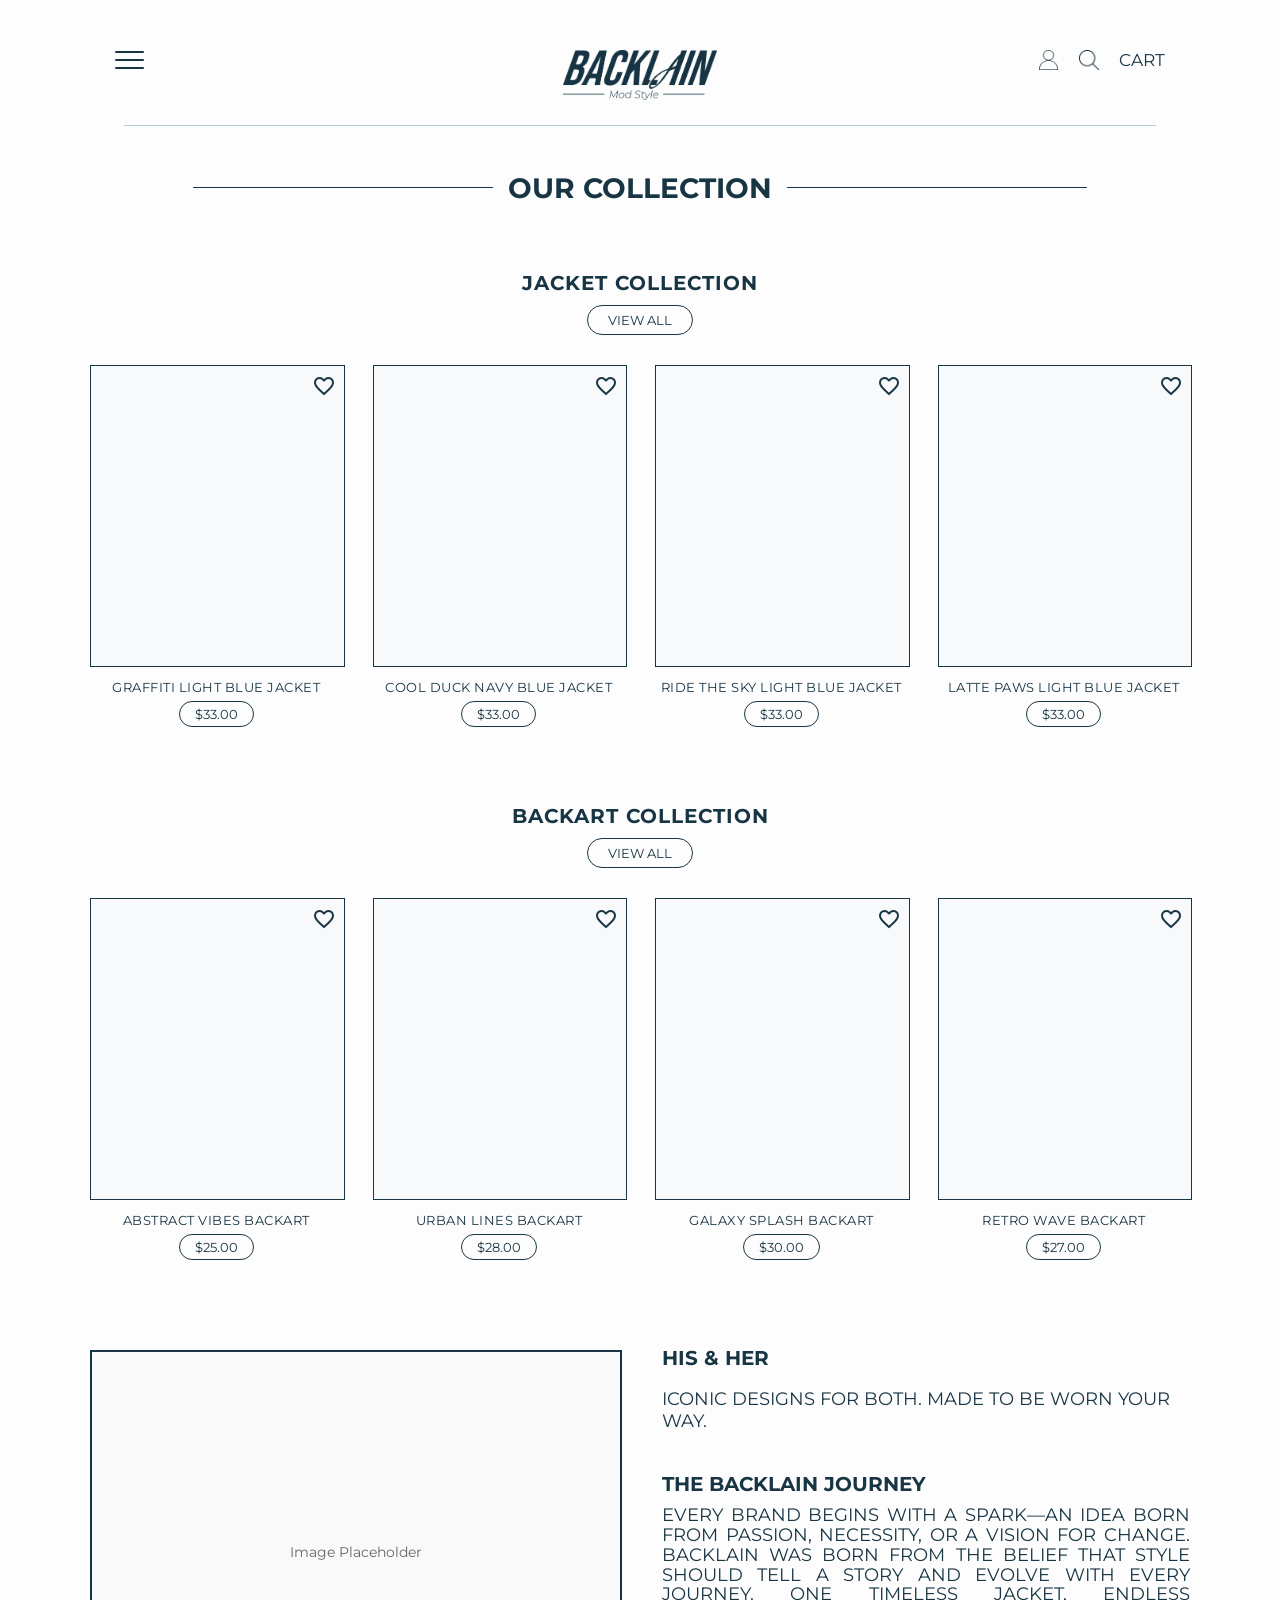
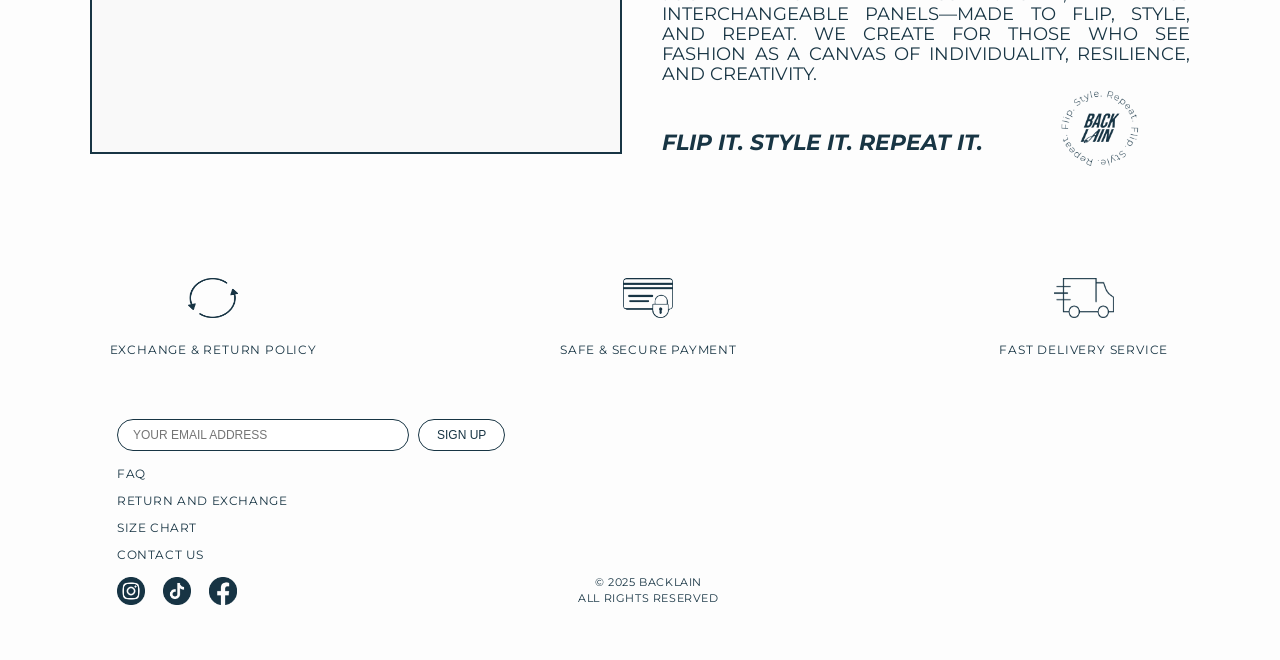
<file: index.html>
<!DOCTYPE html>
<html lang="en">
<head>
  <meta charset="UTF-8">
  <meta name="viewport" content="width=device-width, initial-scale=1.0">
  <title>Backlain Menu Clone</title>
  <link rel="stylesheet" href="assets/css/dash.css">
  <link rel="stylesheet" href="https://cdnjs.cloudflare.com/ajax/libs/font-awesome/6.5.0/css/all.min.css">
<link href="https://fonts.googleapis.com/css2?family=Montserrat:wght@400;600;700;900&display=swap" rel="stylesheet">
  <link href="https://fonts.googleapis.com/icon?family=Material+Icons+Outlined" rel="stylesheet">
</head>
<body>

  <!-- =================== Header =================== -->
  <div class="header">
    <!-- Hamburger toggle (always visible) -->
    <div id="hamburger" class="hamburger">
      <span></span>
      <span></span>
      <span></span>
    </div>

          <!-- Logo centered -->
        <div class="logo">
        <a href="index.html">
          <img src="assets/images/backlain logo png.png" alt="Backlain Logo">
        </a>
      </div>


    <!-- Icons -->
    <div class="icons">
  <!-- Your user icon -->
  <img src="assets/images/header-01.png" alt="User" class="icon-img">

  <!-- Your search icon -->
<img src="assets/images/header-02.png" alt="Search" class="icon-img icon-search">
  <!-- Cart link -->
  <a href="cart.html" class="cart-link">
    <span class="cart-text">CART</span>
  </a>
</div>

  </div>

  <!-- Divider -->
  <div class="divider"></div>

 

  <!-- Menu Links -->
  <div class="menu" id="menu">
    <!-- X button on far right -->
    <div class="close-btn" id="closeBtn">
      <i class="fas fa-times"></i>
      
    </div>
    <a href="Jacket-collection.html">JACKET COLLECTION</a>
    <a href="Backart-Collection.html">BACKART COLLECTION</a>
    <a href="Sales.html">SALE</a>
    <a href="Our-Story.html">ABOUT</a>
    <a href="login.html">LOG IN</a>
  </div>


   <!-- Search Bar -->
 <div class="search-bar-wrapper hidden" id="searchWrapper">
  <input type="text" placeholder="Search" class="search-bar">
  <!-- <i class="fas fa-search search-icon"></i> -->
</div>



<!-- ================== End Header ================== -->





  <!-- ================== Main Collection Title ================== -->




<!-- Main Collection Title -->
<div class="main-collection-title">
  <span class="bar"></span>
  <h2>OUR COLLECTION</h2>
  <span class="bar"></span>
</div>


<!-- ================== Jacket Collection ================== -->


  <section class="collection">
  <h2>JACKET COLLECTION</h2>
  <button class="view-all">VIEW ALL</button>

  <div class="items">
    <!-- Item 1 -->
    <div class="item">
      <div class="img-box">
        <span class="material-icons-outlined heart">favorite_border</span>
      </div>
      <h3>GRAFFITI LIGHT BLUE JACKET</h3>
      <button class="price">$33.00</button>
    </div>

    <!-- Item 2 -->
    <div class="item">
      <div class="img-box">
        <span class="material-icons-outlined heart">favorite_border</span>
      </div>
      <h3>COOL DUCK NAVY BLUE JACKET</h3>
      <button class="price">$33.00</button>
    </div>

    <!-- Item 3 -->
    <div class="item">
      <div class="img-box">
        <span class="material-icons-outlined heart">favorite_border</span>
      </div>
      <h3>RIDE THE SKY LIGHT BLUE JACKET</h3>
      <button class="price">$33.00</button>
    </div>

    <!-- Item 4 -->
    <div class="item">
      <div class="img-box">
        <span class="material-icons-outlined heart">favorite_border</span>
      </div>
      <h3>LATTE PAWS LIGHT BLUE JACKET</h3>
      <button class="price">$33.00</button>
    </div>
  </div>
</section>


<!-- ================== End Jacket Collection ================== -->



<!-- ================== Backart Collection ================== -->


<section class="collection">
  <h2>BACKART COLLECTION</h2>
  <button class="view-all">VIEW ALL</button>

  <div class="items">
    <!-- Item 1 -->
    <div class="item">
      <div class="img-box">
        <span class="material-icons-outlined heart">favorite_border</span>
      </div>
      <h3>ABSTRACT VIBES BACKART</h3>
      <button class="price">$25.00</button>
    </div>

    <!-- Item 2 -->
    <div class="item">
      <div class="img-box">
        <span class="material-icons-outlined heart">favorite_border</span>
      </div>
      <h3>URBAN LINES BACKART</h3>
      <button class="price">$28.00</button>
    </div>

    <!-- Item 3 -->
    <div class="item">
      <div class="img-box">
        <span class="material-icons-outlined heart">favorite_border</span>
      </div>
      <h3>GALAXY SPLASH BACKART</h3>
      <button class="price">$30.00</button>
    </div>

    <!-- Item 4 -->
    <div class="item">
      <div class="img-box">
        <span class="material-icons-outlined heart">favorite_border</span>
      </div>
      <h3>RETRO WAVE BACKART</h3>
      <button class="price">$27.00</button>
    </div>
  </div>
</section>


 <!-- ================== End Backart Collection ================== -->




  <!-- ================== Backlain Journey Section =================== -->

<section class="backlain-journey">
  <div class="journey-container">
    <!-- Left image -->
    <div class="journey-image">
      <span>Image Placeholder</span>
    </div>

    <!-- Right text -->
    <div class="journey-text">
      <h2 class="journey-title">HIS & HER</h2>
      <p class="journey-subtitle">ICONIC DESIGNS FOR BOTH. MADE TO BE WORN YOUR WAY.</p>

      <h3 class="journey-heading">THE BACKLAIN JOURNEY</h3>
      <p class="journey-paragraph">
        EVERY BRAND BEGINS WITH A SPARK—AN IDEA BORN FROM PASSION, NECESSITY, OR A VISION FOR CHANGE. 
        BACKLAIN WAS BORN FROM THE BELIEF THAT STYLE SHOULD TELL A STORY AND EVOLVE WITH EVERY JOURNEY. 
        ONE TIMELESS JACKET, ENDLESS INTERCHANGEABLE PANELS—MADE TO FLIP, STYLE, AND REPEAT. 
        WE CREATE FOR THOSE WHO SEE FASHION AS A CANVAS OF INDIVIDUALITY, RESILIENCE, AND CREATIVITY.
      </p>

      <p class="journey-tagline"><strong>FLIP IT. STYLE IT. REPEAT IT.</strong></p>
    </div>
  </div>

  <!-- Circular text logo -->
  <!-- Icon Logo -->
<div class="journey-icon-logo">
  <img src="assets/images/logo-page.png" alt="Backlain Logo">
</div>
</section>


 

 <!-- ================== End Backlain Journey Section ======================== -->




  <!-- ================== Footer ================== -->


<footer>
    <!-- Top Icons -->
    <div class="footer-top">
      <div class="footer-icon">
        <img src="assets/images/icons-01.png" alt="Exchange">
        <p>Exchange & Return Policy</p>
      </div>
      <div class="footer-icon">
        <img src="assets/images/icons-02.png" alt="Payment">
        <p>Safe & Secure Payment</p>
      </div>
      <div class="footer-icon">
        <img src="assets/images/icons-03.png" alt="Delivery" style="width: 60px; height: 40px;">
        <p>Fast Delivery Service</p>
      </div>
    </div>

    <!-- Content aligned left, shifted right -->
    <div class="footer-content">
      <!-- Newsletter -->
      <div class="newsletter">
        <input type="email" placeholder="YOUR EMAIL ADDRESS">
        <button>Sign Up</button>
      </div>

      <!-- Links stacked vertically -->
      <div class="footer-links">
        <a href="FAQ.html">FAQ</a>
        <a href="policy.html">Return and Exchange</a>
        <a href="size-chart.html">Size Chart</a>
        <a href="contact.html">Contact Us</a>
      </div>

      <!-- Social Icons -->
      <div class="socials">
        <a href="#"><img src="assets/images/social media icons-01.png" alt="Instagram"></a>
        <a href="#"><img src="assets/images/social media icons-02.png" alt="TikTok"></a>
        <a href="#"><img src="assets/images/social media icons-03.png" alt="Facebook"></a>
      </div>
    </div>

    <!-- Bottom footer -->
    <div class="footer-bottom">
      © 2025 BACKLAIN <br>
      ALL RIGHTS RESERVED
    </div>
  </footer>

  <!-- ================== End Footer ================== -->



  <script src="assets/js/main.js"></script>
</body>
</html>
</file>
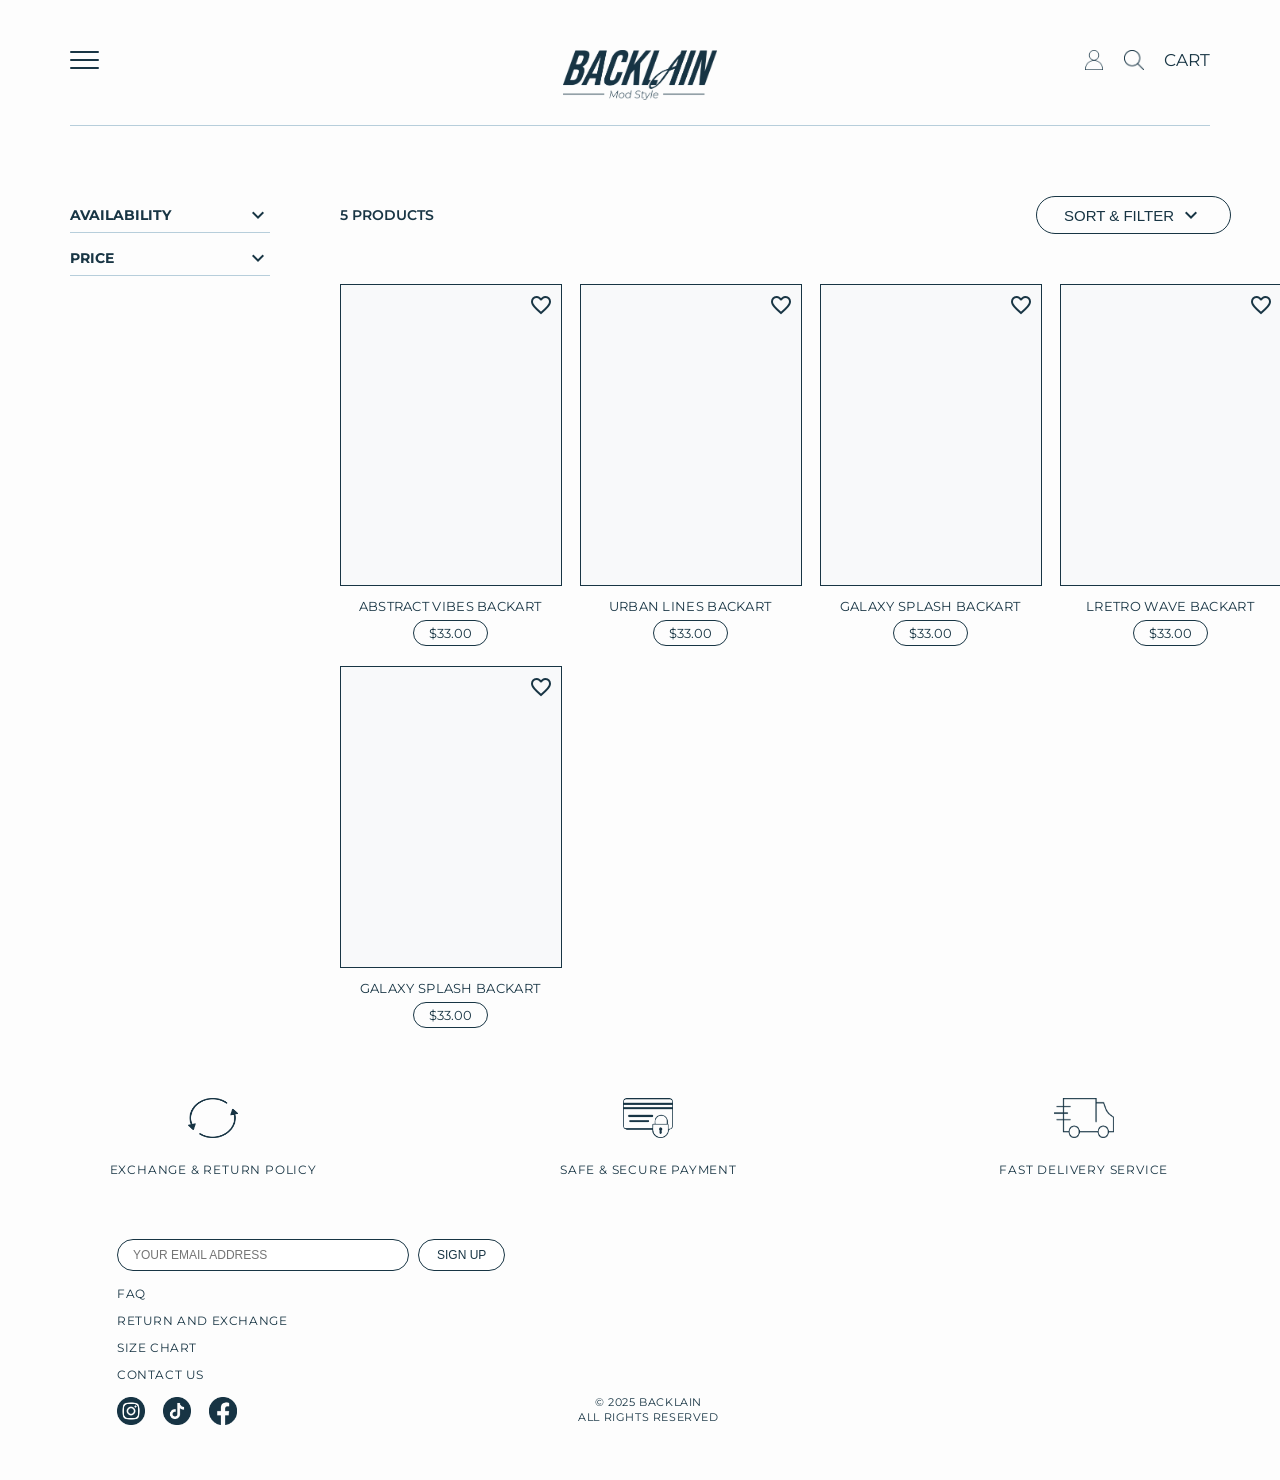
<file: Backart-Collection.html>
<!DOCTYPE html>
<html lang="en">
<head>
  <meta charset="UTF-8">
  <meta name="viewport" content="width=device-width, initial-scale=1.0">
  <title>Backlain Menu Clone with Filters</title>
  <link rel="stylesheet" href="assets/css/dash.css">
  <link rel="stylesheet" href="assets/css/collection.css">
  <link rel="stylesheet" href="https://cdnjs.cloudflare.com/ajax/libs/font-awesome/6.5.0/css/all.min.css">
  <link href="https://fonts.googleapis.com/css2?family=Montserrat:wght@300&display=swap" rel="stylesheet">
  <link href="https://fonts.googleapis.com/icon?family=Material+Icons+Outlined" rel="stylesheet">
  <style>
    .header {
      display: flex;
      justify-content: space-between;
      align-items: center;
      padding: 20px 70px;
      position: relative;
      margin-top: 30px;
    }

    .menu {
      max-height: 0;
      overflow: hidden;
      transition: max-height 0.4s ease;
      padding: 20px 70px;
      text-align: left;
      position: relative;
      top: 30px;
    }

    .close-btn {
      font-size: 32px;
      position: absolute;
      top: 25px;
      right: 70px;
      cursor: pointer;
      display: none;
    }

    /* Divider */
    .divider {
      height: 1px;
      background: #b7cedb;
      margin: 0 70px;
      position: relative;
      top: 35px;
    }

    /* Filters collapse style */
    .filter .filter-content {
      display: none;
      margin-top: 10px;
    }
    .filter.active .filter-content {
      display: block;
    }
  </style>
</head>
<body>

  <!-- Header -->
  <div class="header">
    <div id="hamburger" class="hamburger"><span></span><span></span><span></span></div>
    <div class="logo">
      <a href="index.html">
        <img src="assets/images/backlain logo png.png" alt="Backlain Logo">
      </a>
    </div>   
   <div class="icons">
  <!-- Your user icon -->
  <img src="assets/images/header-01.png" alt="User" class="icon-img">

  <!-- Your search icon -->
<img src="assets/images/header-02.png" alt="Search" class="icon-img icon-search">
  <!-- Cart link -->
  <a href="cart.html" class="cart-link">
    <span class="cart-text">CART</span>
  </a>
</div>
  </div>

  <div class="divider"></div>

  <!-- Menu -->
  <div class="menu" id="menu">
    <div class="close-btn" id="closeBtn"><i class="fas fa-times"></i></div>
    <a href="Jacket-collection.html">JACKET COLLECTION</a>
    <a href="Backart-Collection.html">BACKART COLLECTION</a>
    <a href="Sales.html">SALE</a>
    <a href="Our-Story.html">ABOUT</a>
    <a href="login.html">LOG IN</a>
  </div>

  <!-- Search Bar -->
  <div class="search-bar-wrapper hidden" id="searchWrapper">
    <input type="text" placeholder="Search" class="search-bar">
  </div>

  <!-- Shop Layout -->
  <div class="shop-layout">
    <!-- Sidebar Filters -->
    <aside class="filters">
      <div class="filter">
        <div class="filter-header">AVAILABILITY <span class="material-icons-outlined">expand_more</span></div>
        <div class="filter-content">
          <label><input type="checkbox" value="in-stock"> In Stock</label>
          <label><input type="checkbox" value="out-stock"> Out Of Stock</label>
        </div>
      </div>
      
      <div class="filter">
        <div class="filter-header">PRICE <span class="material-icons-outlined">expand_more</span></div>
        <div class="filter-content">
          <input type="range" min="0" max="100" value="50" id="priceSlider">
          <div id="priceValue" style="font-size:13px; text-align:right; color:#133c55; margin-bottom:8px;">$50</div>
        </div>
      </div>
    </aside>

    <!-- Jacket Collection -->
    <section class="collection">
      <div class="collection-header">
        <span class="product-count">5 PRODUCTS</span>
        <div class="sort-filter-wrapper">
          <button class="sort-btn" id="sortBtn">SORT & FILTER <span class="material-icons-outlined">expand_more</span></button>
          <div class="sort-dropdown" id="sortDropdown">
            <div data-sort="best-selling">BEST SELLING</div>
            <div data-sort="name-asc">Alphabetically, A-Z</div>
            <div data-sort="name-desc">Alphabetically, Z-A</div>
            <div data-sort="price-asc">Price, low to high</div>
            <div data-sort="price-desc">Price, high to low</div>
            <div data-sort="date-asc">Date, old to new</div>
            <div data-sort="date-desc">Date, new to old</div>
          </div>
        </div>
      </div>

      <div class="items">
        <div class="item" data-name="GRAFFITI GLOW LIGHT BLUE JACKET" data-price="33" data-stock="in-stock">
          <div class="img-box"><span class="material-icons-outlined heart">favorite_border</span></div>
          <h3>ABSTRACT VIBES BACKART</h3>
          <button class="price">$33.00</button>
        </div>
        <div class="item" data-name="COOL DUCK NAVY BLUE JACKET" data-price="33" data-stock="in-stock">
          <div class="img-box"><span class="material-icons-outlined heart">favorite_border</span></div>
          <h3>URBAN LINES BACKART</h3>
          <button class="price">$33.00</button>
        </div>
        <div class="item" data-name="RIDE THE SKY LIGHT BLUE JACKET" data-price="33" data-stock="out-stock">
          <div class="img-box"><span class="material-icons-outlined heart">favorite_border</span></div>
          <h3>GALAXY SPLASH BACKART</h3>
          <button class="price">$33.00</button>
        </div>
        <div class="item" data-name="LATTE PAWS LIGHT BLUE JACKET" data-price="33" data-stock="in-stock">
          <div class="img-box"><span class="material-icons-outlined heart">favorite_border</span></div>
          <h3>LRETRO WAVE BACKART</h3>
          <button class="price">$33.00</button>
        </div>
        <div class="item" data-name="LATTE PAWS LIGHT BLUE JACKET" data-price="33" data-stock="in-stock">
          <div class="img-box"><span class="material-icons-outlined heart">favorite_border</span></div>
          <h3>GALAXY SPLASH BACKART</h3>
          <button class="price">$33.00</button>
        </div>
      </div>
    </section>
  </div>

  <!-- Footer -->
  <footer>
    <div class="footer-top">
      <div class="footer-icon">
        <img src="assets/images/icons-01.png" alt="Exchange">
        <p>Exchange & Return Policy</p>
      </div>
      <div class="footer-icon">
        <img src="assets/images/icons-02.png" alt="Payment">
        <p>Safe & Secure Payment</p>
      </div>
      <div class="footer-icon">
        <img src="assets/images/icons-03.png" alt="Delivery" style="width: 60px; height: 40px;">
        <p>Fast Delivery Service</p>
      </div>
    </div>
    <div class="footer-content">
      <div class="newsletter">
        <input type="email" placeholder="YOUR EMAIL ADDRESS">
        <button>Sign Up</button>
      </div>
      <div class="footer-links">
        <a href="FAQ.html">FAQ</a>
        <a href="policy.html">Return and Exchange</a>
        <a href="size-chart.html">Size Chart</a>
        <a href="contact.html">Contact Us</a>
      </div>
      <div class="socials">
        <a href="#"><img src="assets/images/social media icons-01.png" alt="Instagram"></a>
        <a href="#"><img src="assets/images/social media icons-02.png" alt="TikTok"></a>
        <a href="#"><img src="assets/images/social media icons-03.png" alt="Facebook"></a>
      </div>
    </div>
    <div class="footer-bottom">
      © 2025 BACKLAIN <br> ALL RIGHTS RESERVED
    </div>
  </footer>

  <script>
  // ===== Sidebar Filters toggle =====
document.querySelectorAll(".filter-header").forEach(header => {
  header.addEventListener("click", () => { 
    header.parentElement.classList.toggle("active"); 
  });
});

// ===== Price Slider =====
const priceSliderFilter = document.getElementById('priceSlider');
const priceValueDisplay = document.getElementById('priceValue');
const filterItems = document.querySelectorAll('.items .item');

function updatePriceSliderGradient() {
  const value = priceSliderFilter.value;
  priceSliderFilter.style.background = `linear-gradient(to right, #133c55 0%, #133c55 ${value}%, #ddd ${value}%, #ddd 100%)`;
}

// ===== Availability Filter =====
const availabilityCheckboxes = document.querySelectorAll('.filter-content input[type="checkbox"]');

function filterItemsCombined() {
  const selectedValues = Array.from(availabilityCheckboxes)
    .filter(cb => cb.checked)
    .map(cb => cb.value);

  const maxPrice = parseFloat(priceSliderFilter.value);

  filterItems.forEach(item => {
    const stock = item.dataset.stock; // "in-stock" or "out-stock"
    const price = parseFloat(item.dataset.price);

    // Check availability
    let availabilityMatch = (selectedValues.length === 0 || selectedValues.includes(stock));

    // Check price
    let priceMatch = price <= maxPrice;

    // Show item only if both conditions are met
    if (availabilityMatch && priceMatch) {
      item.style.display = 'block';
    } else {
      item.style.display = 'none';
    }
  });
}

// Price slider event
priceSliderFilter.addEventListener('input', () => {
  priceValueDisplay.textContent = `$${priceSliderFilter.value}`;
  updatePriceSliderGradient();
  filterItemsCombined();
});

updatePriceSliderGradient();
filterItemsCombined();

// Availability checkbox events
availabilityCheckboxes.forEach(cb => {
  cb.addEventListener('change', filterItemsCombined);
});

// ===== Sort Dropdown =====
const sortBtnFilter = document.getElementById('sortBtn');
const sortDropdownFilter = document.getElementById('sortDropdown');

sortBtnFilter.addEventListener('click', (e) => {
  e.stopPropagation();
  sortDropdownFilter.classList.toggle('show');
});

document.addEventListener('click', () => sortDropdownFilter.classList.remove('show'));
sortDropdownFilter.addEventListener('click', e => e.stopPropagation());

function sortFilterItems(criteria) {
  const container = document.querySelector('.items');
  const itemsArray = Array.from(container.children);

  if(criteria === 'price-asc') itemsArray.sort((a,b)=>parseFloat(a.dataset.price)-parseFloat(b.dataset.price));
  else if(criteria === 'price-desc') itemsArray.sort((a,b)=>parseFloat(b.dataset.price)-parseFloat(a.dataset.price));
  else if(criteria === 'name-asc') itemsArray.sort((a,b)=>a.dataset.name.localeCompare(b.dataset.name));
  else if(criteria === 'name-desc') itemsArray.sort((a,b)=>b.dataset.name.localeCompare(a.dataset.name));

  itemsArray.forEach(item => container.appendChild(item));
}

// Sorting event
document.querySelectorAll('.sort-dropdown div').forEach(option => {
  option.addEventListener('click', () => {
    const sort = option.dataset.sort;
    if(sort) sortFilterItems(sort);
    sortDropdownFilter.classList.remove('show');
  });
});

  </script>

  <script src="assets/js/main.js"></script>
</body>
</html>
</file>
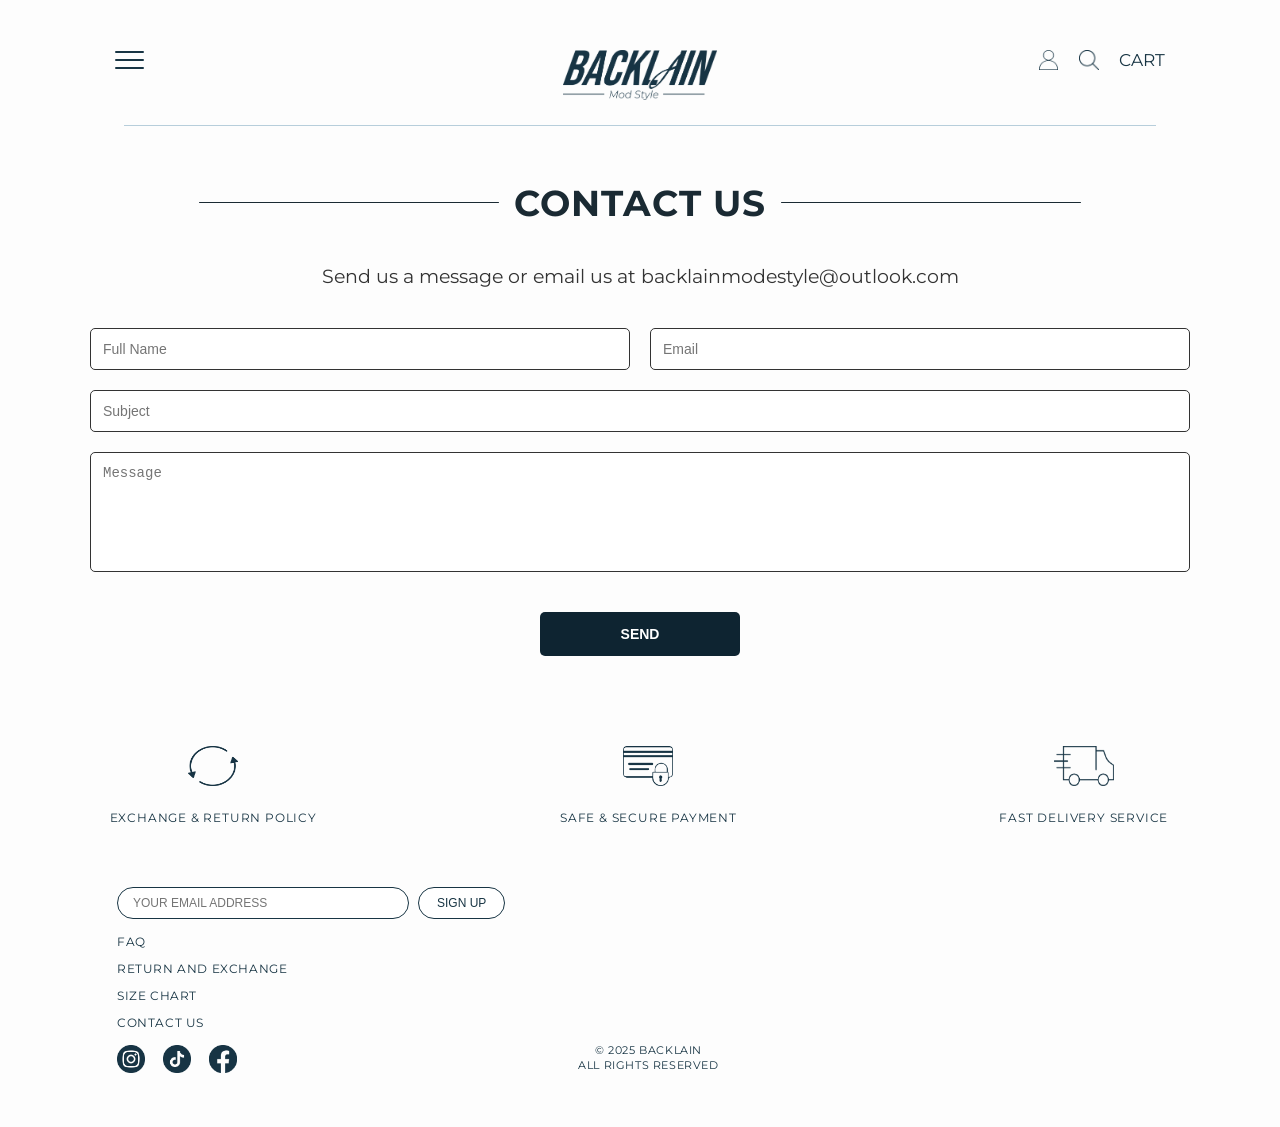
<file: contact.html>
<!DOCTYPE html>
<html lang="en">
<head>
  <meta charset="UTF-8">
  <meta name="viewport" content="width=device-width, initial-scale=1.0">
  <title>Contact Us | Backlain</title>
  <link rel="stylesheet" href="assets/css/dash.css">
  <link rel="stylesheet" href="https://cdnjs.cloudflare.com/ajax/libs/font-awesome/6.5.0/css/all.min.css">
  <link href="https://fonts.googleapis.com/css2?family=Montserrat:wght@400;600;700;900&display=swap" rel="stylesheet">
  <link href="https://fonts.googleapis.com/icon?family=Material+Icons+Outlined" rel="stylesheet">
</head>
<body>

  <!-- =================== Header =================== -->
  <div class="header">
    <!-- Hamburger toggle (always visible) -->
    <div id="hamburger" class="hamburger">
      <span></span>
      <span></span>
      <span></span>
    </div>

    <!-- Logo centered -->
    <div class="logo">
      <a href="index.html">
        <img src="assets/images/backlain logo png.png" alt="Backlain Logo">
      </a>
    </div>

    <!-- Icons -->
    <div class="icons">
  <!-- Your user icon -->
  <img src="assets/images/header-01.png" alt="User" class="icon-img">

  <!-- Your search icon -->
<img src="assets/images/header-02.png" alt="Search" class="icon-img icon-search">
  <!-- Cart link -->
  <a href="cart.html" class="cart-link">
    <span class="cart-text">CART</span>
  </a>
</div>
  </div>

  <!-- Divider -->
  <div class="divider"></div>

  <!-- Menu Links -->
  <div class="menu" id="menu">
    <div class="close-btn" id="closeBtn">
      <i class="fas fa-times"></i>
    </div>
    <a href="Jacket-collection.html">JACKET COLLECTION</a>
    <a href="Backart-Collection.html">BACKART COLLECTION</a>
    <a href="Sales.html">SALE</a>
    <a href="Our-Story.html">ABOUT</a>
    <a href="login.html">LOG IN</a>
  </div>

  <!-- Search Bar -->
  <div class="search-bar-wrapper hidden" id="searchWrapper">
    <input type="text" placeholder="Search" class="search-bar">
  </div>
  <!-- ================== End Header ================== -->


  <!-- ================== CONTACT SECTION ================== -->
  <div class="unique-contact-wrapper">
    <div class="unique-contact-title">
      <span class="bar"></span>
      <h2>Contact Us</h2>
      <span class="bar"></span>
    </div>
    <p>
      Send us a message or email us at 
      <a href="mailto:backlainmodestyle@outlook.com" class="unique-email-link">
        backlainmodestyle@outlook.com
      </a>
    </p>
    
    <form action="#" method="post" class="unique-contact-form">
      <div class="unique-form-row">
        <input type="text" name="unique_name" placeholder="Full Name" required class="unique-form-input">
        <input type="email" name="unique_email" placeholder="Email" required class="unique-form-input">
      </div>
      <div class="unique-form-row">
        <input type="text" name="unique_subject" placeholder="Subject" required class="unique-form-input">
      </div>
      <textarea name="unique_message" placeholder="Message" required class="unique-form-textarea"></textarea>
      <button type="submit" class="unique-submit-button">Send</button>
    </form>
  </div>
  <!-- ================== END CONTACT SECTION ================== -->


  <!-- ================== FOOTER ================== -->
  <footer>
    <!-- Top Icons -->
    <div class="footer-top">
      <div class="footer-icon">
        <img src="assets/images/icons-01.png" alt="Exchange">
        <p>Exchange & Return Policy</p>
      </div>
      <div class="footer-icon">
        <img src="assets/images/icons-02.png" alt="Payment">
        <p>Safe & Secure Payment</p>
      </div>
      <div class="footer-icon">
        <img src="assets/images/icons-03.png" alt="Delivery" style="width: 60px; height: 40px;">
        <p>Fast Delivery Service</p>
      </div>
    </div>

    <!-- Content -->
    <div class="footer-content">
      <div class="newsletter">
        <input type="email" placeholder="YOUR EMAIL ADDRESS">
        <button>Sign Up</button>
      </div>

     <div class="footer-links">
        <a href="FAQ.html">FAQ</a>
        <a href="policy.html">Return and Exchange</a>
        <a href="size-chart.html">Size Chart</a>
        <a href="contact.html">Contact Us</a>
      </div>

      <div class="socials">
        <a href="#"><img src="assets/images/social media icons-01.png" alt="Instagram"></a>
        <a href="#"><img src="assets/images/social media icons-02.png" alt="TikTok"></a>
        <a href="#"><img src="assets/images/social media icons-03.png" alt="Facebook"></a>
      </div>
    </div>

    <div class="footer-bottom">
      © 2025 BACKLAIN <br>
      ALL RIGHTS RESERVED
    </div>
  </footer>
  <!-- ================== END FOOTER ================== -->

  <script src="assets/js/main.js"></script>
</body>
</html>
</file>
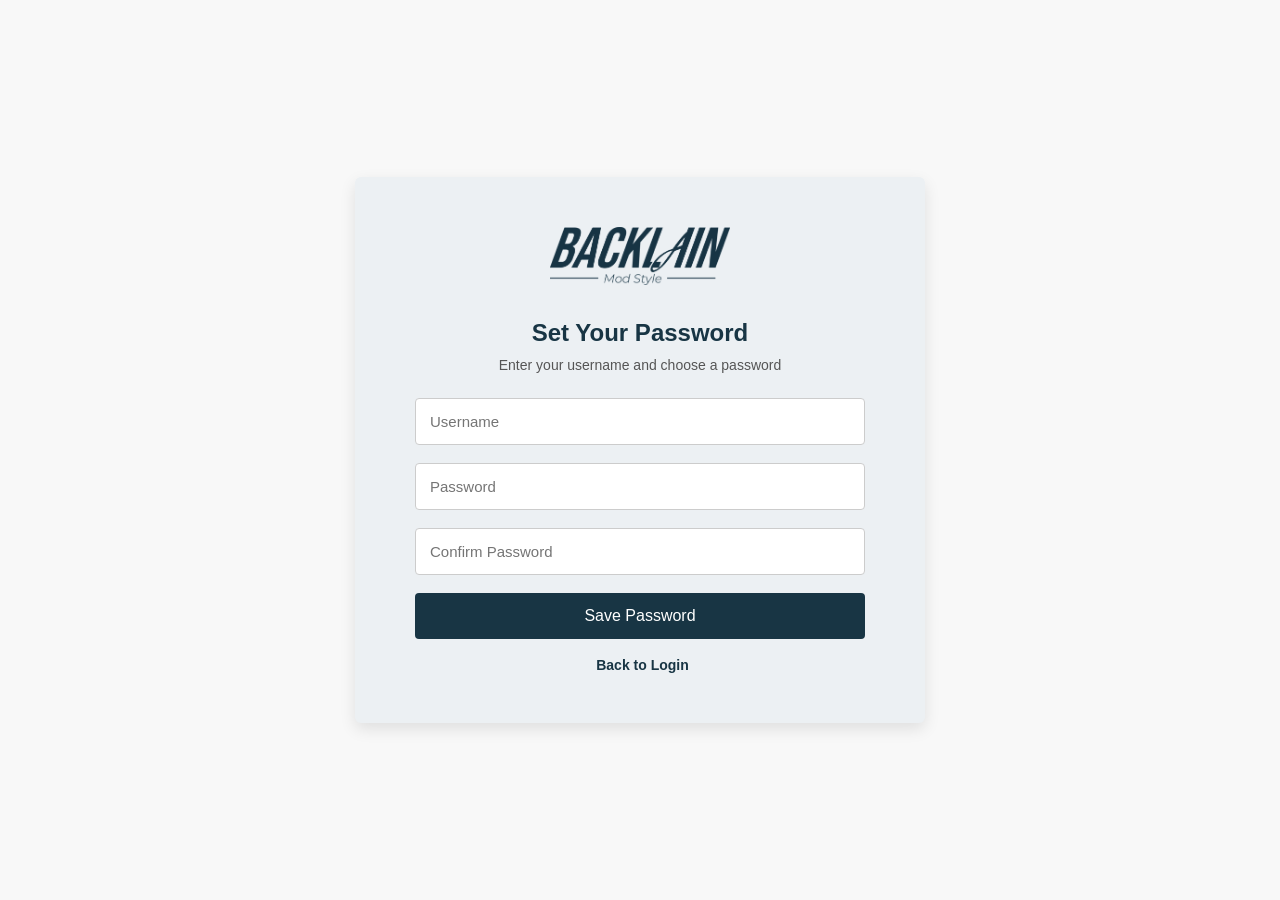
<file: credintials.html>
<!DOCTYPE html>
<html lang="en">
<head>
  <meta charset="UTF-8">
  <meta name="viewport" content="width=device-width, initial-scale=1.0">
  <title>Set Password</title>
    <link rel="icon" href="assets/images/backlain logo png.png" type="image/png">
  <link rel="stylesheet" href="assets/css/style.css"> <!-- Use your combined CSS file -->
</head>
<body>

  <div class="sp-wrapper">
    <div class="sp-logo">
      <img src="assets/images/backlain logo png.png" alt="Logo">
    </div>

    <!-- Set Password Form -->
    <form id="setPasswordForm" class="sp-form">
      <h2 class="sp-title">Set Your Password</h2>
      <p class="sp-desc">Enter your username and choose a password</p>

      <input type="text" placeholder="Username" class="sp-input" required>
      <input type="password" placeholder="Password" class="sp-input" required>
      <input type="password" placeholder="Confirm Password" class="sp-input" required>

      <button type="submit" class="sp-button">Save Password</button>

      <!-- Bottom link -->
      <div class="sp-bottom-links">
        <span><a href="#">Back to Login</a></span>
      </div>
    </form>
  </div>

</body>
</html>
</file>
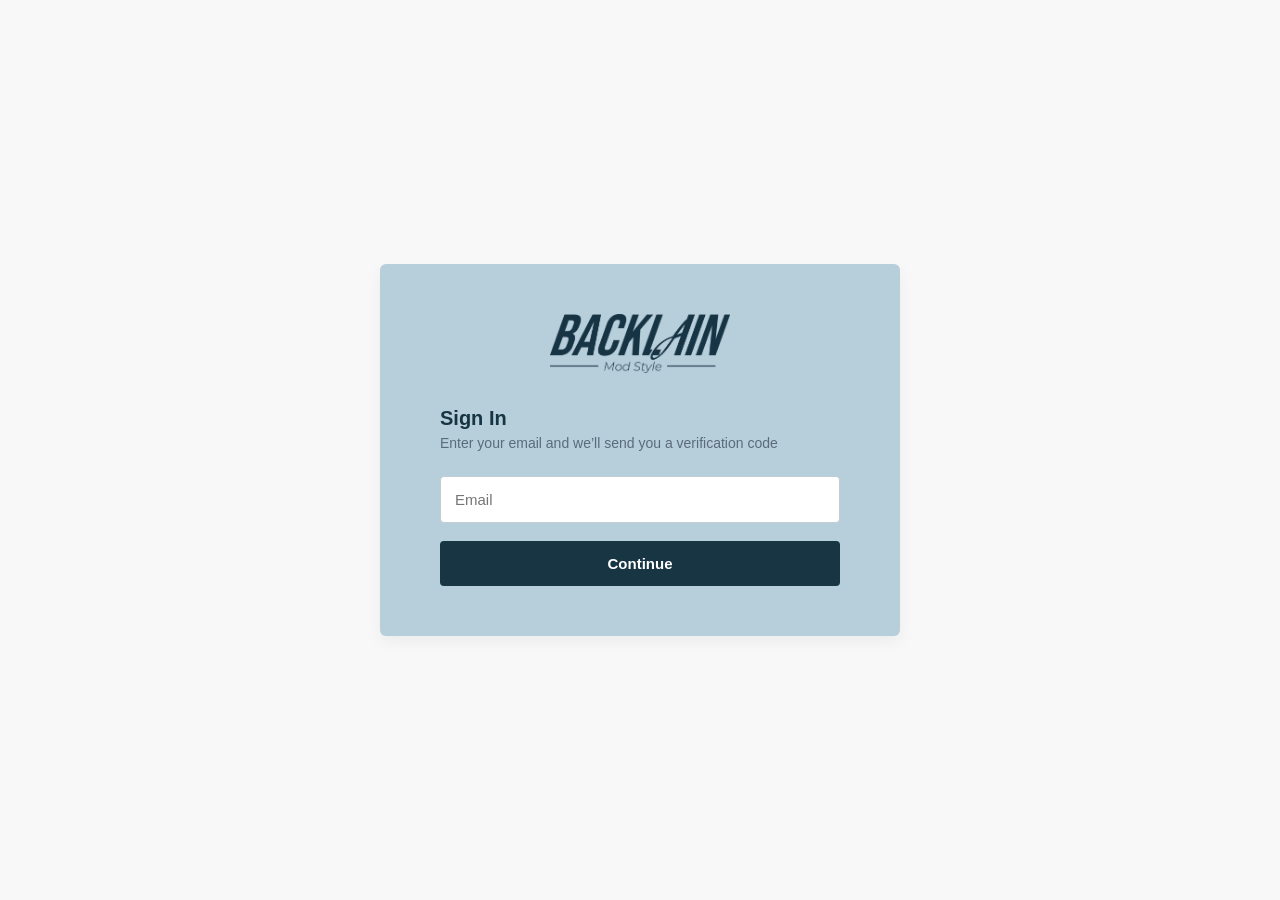
<file: email.html>
<!DOCTYPE html>
<html lang="en">
<head>
  <meta charset="UTF-8">
  <meta name="viewport" content="width=device-width, initial-scale=1.0">
  <title>Sign In</title>
    <link rel="icon" href="assets/images/backlain logo png.png" type="image/png">

  <link rel="stylesheet" href="assets/css/style.css">
</head>
<body>
  <div class="si-wrapper">
    <div class="si-logo">
      <img src="assets/images/backlain logo png.png" alt="Backlain Logo">
    </div>
    <div class="si-title">Sign In</div>
    <div class="si-desc">Enter your email and we’ll send you a verification code</div>
    <input type="email" class="si-input" placeholder="Email" required>
    <button class="si-button">Continue</button>
  </div>
</body>
</html>
</file>
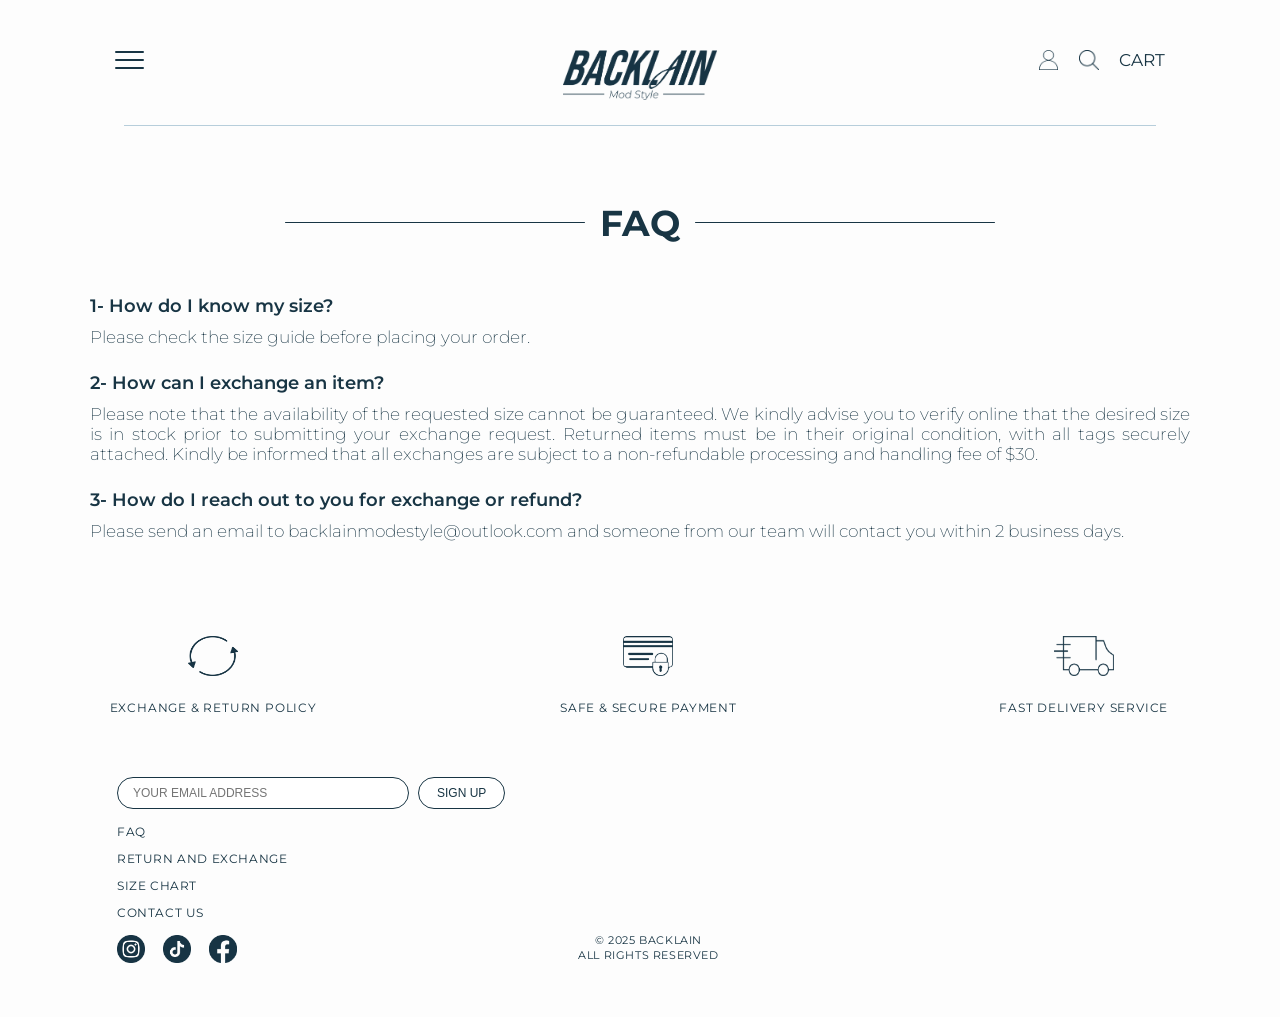
<file: FAQ.html>
<!DOCTYPE html>
<html lang="en">
<head>
  <meta charset="UTF-8">
  <meta name="viewport" content="width=device-width, initial-scale=1.0">
  <title>Backlain FAQ</title>
  <link rel="stylesheet" href="assets/css/dash.css">
  <link rel="stylesheet" href="https://cdnjs.cloudflare.com/ajax/libs/font-awesome/6.5.0/css/all.min.css">
  <link href="https://fonts.googleapis.com/css2?family=Montserrat:wght@400;600;700;900&display=swap" rel="stylesheet">
  <link href="https://fonts.googleapis.com/icon?family=Material+Icons+Outlined" rel="stylesheet">
</head>
<body>

  <!-- =================== Header =================== -->
  <div class="header">
    <!-- Hamburger toggle (always visible) -->
    <div id="hamburger" class="hamburger">
      <span></span>
      <span></span>
      <span></span>
    </div>

    <!-- Logo centered -->
    <div class="logo">
      <a href="index.html">
        <img src="assets/images/backlain logo png.png" alt="Backlain Logo">
      </a>
    </div>

    <!-- Icons -->
    <div class="icons">
  <!-- Your user icon -->
  <img src="assets/images/header-01.png" alt="User" class="icon-img">

  <!-- Your search icon -->
<img src="assets/images/header-02.png" alt="Search" class="icon-img icon-search">
  <!-- Cart link -->
  <a href="cart.html" class="cart-link">
    <span class="cart-text">CART</span>
  </a>
</div>
  </div>

  <!-- Divider -->
  <div class="divider"></div>

  <!-- Menu Links -->
  <div class="menu" id="menu">
    <!-- X button on far right -->
    <div class="close-btn" id="closeBtn">
      <i class="fas fa-times"></i>
    </div>
    <a href="Jacket-collection.html">JACKET COLLECTION</a>
    <a href="Backart-Collection.html">BACKART COLLECTION</a>
    <a href="Sales.html">SALE</a>
    <a href="Our-Story.html">ABOUT</a>
    <a href="login.html">LOG IN</a>
  </div>

  <!-- Search Bar -->
  <div class="search-bar-wrapper hidden" id="searchWrapper">
    <input type="text" placeholder="Search" class="search-bar">
  </div>
  <!-- ================== End Header ================== -->


  <!-- ============  FAQ Section ==================== -->
  <section class="faq-wrapper-unique">
    <div class="main-collection-title faq-title">
      <span class="bar"></span>
      <h1>FAQ</h1>
      <span class="bar"></span>
    </div>

    <div class="faq-section-unique">
      <h2>1- How do I know my size?</h2>
      <p>Please check the size guide before placing your order.</p>
    </div>

    <div class="faq-section-unique">
      <h2>2- How can I exchange an item?</h2>
      <p>Please note that the availability of the requested size cannot be guaranteed. We kindly advise you to verify online that the desired size is in stock prior to submitting your exchange request. Returned items must be in their original condition, with all tags securely attached. Kindly be informed that all exchanges are subject to a non-refundable processing and handling fee of $30.</p>
    </div>

    <div class="faq-section-unique">
      <h2>3- How do I reach out to you for exchange or refund?</h2>
      <p>Please send an email to <a href="mailto:backlainmodestyle@outlook.com">backlainmodestyle@outlook.com</a> and someone from our team will contact you within 2 business days.</p>
    </div>
  </section>
  <!-- ============ End FAQ Section ==================== -->


  <!-- ================== Footer ================== -->
  <footer>
    <!-- Top Icons -->
    <div class="footer-top">
      <div class="footer-icon">
        <img src="assets/images/icons-01.png" alt="Exchange">
        <p>Exchange & Return Policy</p>
      </div>
      <div class="footer-icon">
        <img src="assets/images/icons-02.png" alt="Payment">
        <p>Safe & Secure Payment</p>
      </div>
      <div class="footer-icon">
        <img src="assets/images/icons-03.png" alt="Delivery" style="width: 60px; height: 40px;">
        <p>Fast Delivery Service</p>
      </div>
    </div>

    <!-- Content aligned left, shifted right -->
    <div class="footer-content">
      <!-- Newsletter -->
      <div class="newsletter">
        <input type="email" placeholder="YOUR EMAIL ADDRESS">
        <button>Sign Up</button>
      </div>

      <!-- Links stacked vertically -->
      <div class="footer-links">
        <a href="FAQ.html">FAQ</a>
        <a href="policy.html">Return and Exchange</a>
        <a href="size-chart.html">Size Chart</a>
        <a href="contact.html">Contact Us</a>
      </div>

      <!-- Social Icons -->
      <div class="socials">
        <a href="#"><img src="assets/images/social media icons-01.png" alt="Instagram"></a>
        <a href="#"><img src="assets/images/social media icons-02.png" alt="TikTok"></a>
        <a href="#"><img src="assets/images/social media icons-03.png" alt="Facebook"></a>
      </div>
    </div>

    <!-- Bottom footer -->
    <div class="footer-bottom">
      © 2025 BACKLAIN <br>
      ALL RIGHTS RESERVED
    </div>
  </footer>
  <!-- ================== End Footer ================== -->

  <script src="assets/js/main.js"></script>
</body>
</html>
</file>
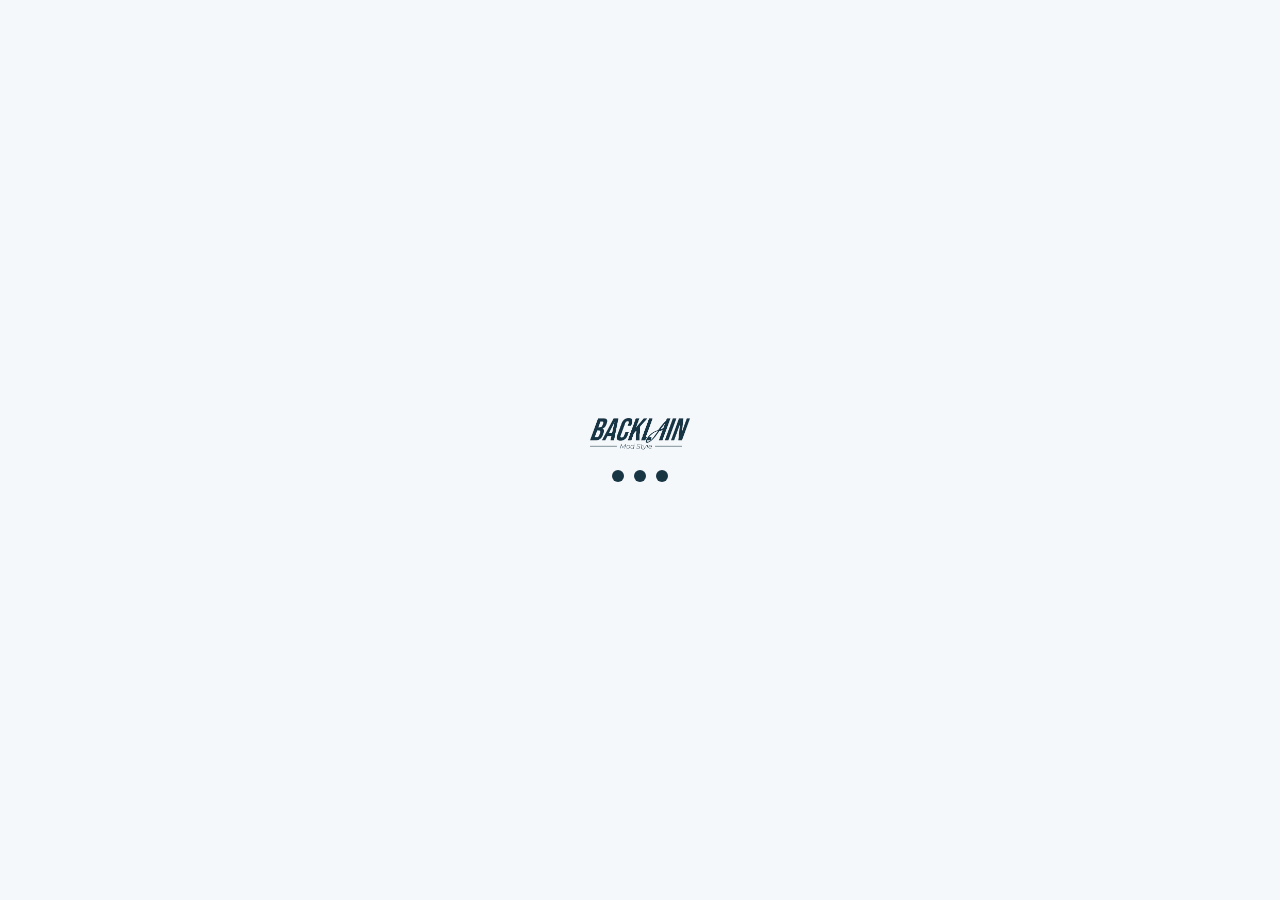
<file: forgot-password.html>
<!DOCTYPE html>
<html lang="en">
<head>
  <meta charset="UTF-8">
  <meta name="viewport" content="width=device-width, initial-scale=1.0">
  <title>Forgot Password</title>
  <link rel="icon" href="assets/images/backlain logo png.png" type="image/png">
  <link rel="stylesheet" href="assets/css/style.css">
</head>
<body>

<div id="preloader">
    <img src="assets/images/backlain logo png.png" alt="Backlain Logo">
    <div class="loader-dots">
      <div></div>
      <div></div>
      <div></div>
    </div>
  </div>
  
  <div class="vc-wrapper" id="vc-wrapper">
    <!-- Logo -->
    <div class="si-logo">
      <img src="assets/images/backlain logo png.png" alt="Backlain Logo">
    </div>

    <!-- Title & Description -->
    <div class="vc-title">Forgot Password</div>
    <div class="vc-desc">
      Choose a method to recover your password:
    </div>

    <!-- Recovery Options -->
<div class="forgot-password">
  <div class="recovery-options">
    <div class="recovery-card active" data-value="email">
      <div class="card-title">Email Verification</div>
      <div class="card-desc">Receive a code via your registered email.</div>
    </div>

    <div class="recovery-card" data-value="questions">
      <div class="card-title">Security Questions</div>
      <div class="card-desc">Answer your personal security questions.</div>
    </div>

    <div class="recovery-card" data-value="backup">
      <div class="card-title">Backup Code</div>
      <div class="card-desc">Use a backup code you saved earlier.</div>
    </div>
  </div>

  <!-- Continue Button -->
  <button class="si-button" id="continue-btn">Continue</button>
</div>


<script src="assets/js/main.js"></script>

</body>
</html>
</file>
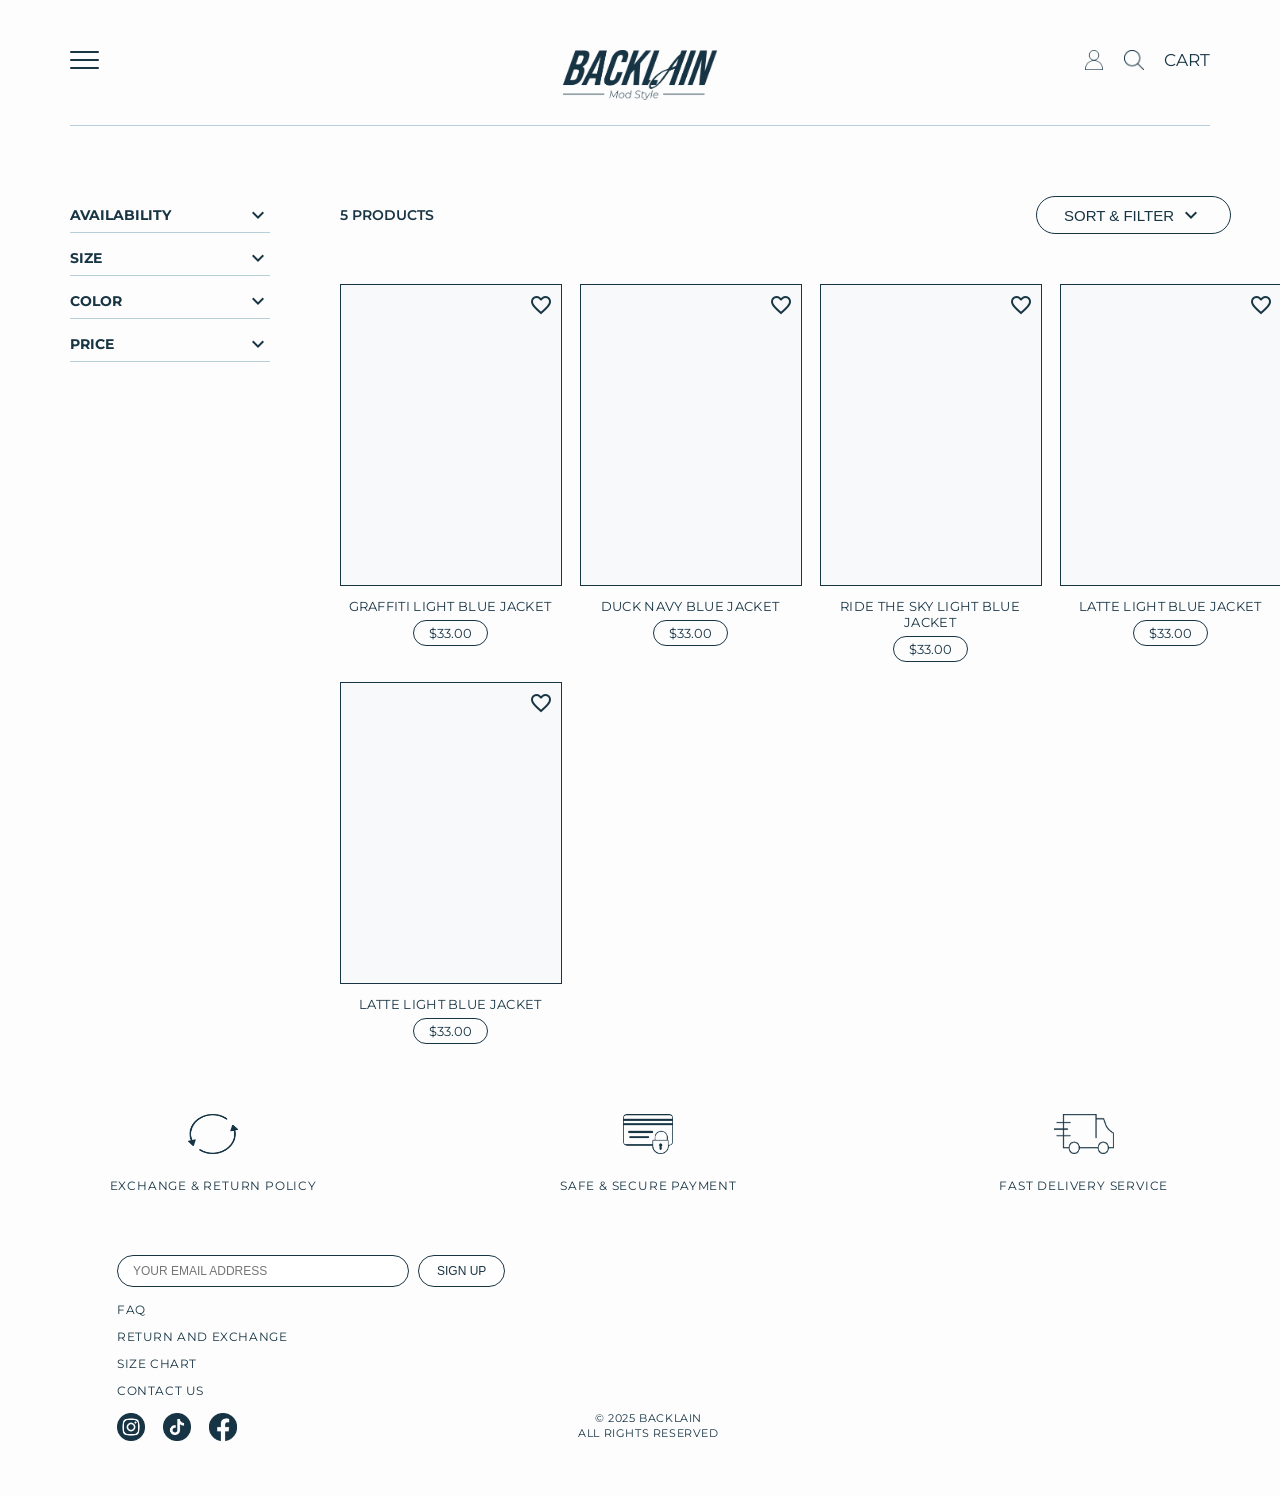
<file: Jacket-collection.html>
<!DOCTYPE html>
<html lang="en">
<head>
  <meta charset="UTF-8">
  <meta name="viewport" content="width=device-width, initial-scale=1.0">
  <title>Backlain Menu Clone with Filters</title>
  <link rel="stylesheet" href="assets/css/dash.css">
  <link rel="stylesheet" href="assets/css/collection.css">
  <link rel="stylesheet" href="https://cdnjs.cloudflare.com/ajax/libs/font-awesome/6.5.0/css/all.min.css">
  <link href="https://fonts.googleapis.com/css2?family=Montserrat:wght@300&display=swap" rel="stylesheet">
  <link href="https://fonts.googleapis.com/icon?family=Material+Icons+Outlined" rel="stylesheet">
  <style>
    .header {
      display: flex;
      justify-content: space-between;
      align-items: center;
      padding: 20px 70px;
      position: relative;
      margin-top: 30px;
    }

    .menu {
      max-height: 0;
      overflow: hidden;
      transition: max-height 0.4s ease;
      padding: 20px 70px;
      text-align: left;
      position: relative;
      top: 30px;
    }

    .close-btn {
      font-size: 32px;
      position: absolute;
      top: 25px;
      right: 70px;
      cursor: pointer;
      display: none;
    }

    /* Divider */
    .divider {
      height: 1px;
      background: #b7cedb;
      margin: 0 70px;
      position: relative;
      top: 35px;
    }

    /* Filters collapse style */
    .filter .filter-content {
      display: none;
      margin-top: 10px;
    }
    .filter.active .filter-content {
      display: block;
    }
  </style>
</head>
<body>

  <!-- Header -->
  <div class="header">
    <div id="hamburger" class="hamburger"><span></span><span></span><span></span></div>
    <div class="logo">
      <a href="index.html">
        <img src="assets/images/backlain logo png.png" alt="Backlain Logo">
      </a>
    </div>   
    <div class="icons">
  <!-- Your user icon -->
  <img src="assets/images/header-01.png" alt="User" class="icon-img">

  <!-- Your search icon -->
<img src="assets/images/header-02.png" alt="Search" class="icon-img icon-search">
  <!-- Cart link -->
  <a href="cart.html" class="cart-link">
    <span class="cart-text">CART</span>
  </a>
</div>
  </div>

  <div class="divider"></div>

  <!-- Menu -->
  <div class="menu" id="menu">
    <div class="close-btn" id="closeBtn"><i class="fas fa-times"></i></div>
    <a href="Jacket-collection.html">JACKET COLLECTION</a>
    <a href="Backart-Collection.html">BACKART COLLECTION</a>
    <a href="Sales.html">SALE</a>
    <a href="Our-Story.html">ABOUT</a>
    <a href="login.html">LOG IN</a>
  </div>

  <!-- Search Bar -->
  <div class="search-bar-wrapper hidden" id="searchWrapper">
    <input type="text" placeholder="Search" class="search-bar">
  </div>

  <!-- Shop Layout -->
  <div class="shop-layout">
    <!-- Sidebar Filters -->
    <aside class="filters">
      <div class="filter">
        <div class="filter-header">AVAILABILITY <span class="material-icons-outlined">expand_more</span></div>
        <div class="filter-content">
          <label><input type="checkbox" value="in-stock"> In Stock</label>
          <label><input type="checkbox" value="out-stock"> Out Of Stock</label>
        </div>
      </div>
      <div class="filter">
        <div class="filter-header">SIZE <span class="material-icons-outlined">expand_more</span></div>
        <div class="filter-content">
          <label><input type="checkbox"> Small</label>
          <label><input type="checkbox"> Medium</label>
          <label><input type="checkbox"> Large</label>
          <label><input type="checkbox"> X-Large</label>
        </div>
      </div>
      <div class="filter">
        <div class="filter-header">COLOR <span class="material-icons-outlined">expand_more</span></div>
        <div class="filter-content">
          <label><input type="checkbox"> Black</label>
          <label><input type="checkbox"> Blue</label>
          <label><input type="checkbox"> White</label>
        </div>
      </div>
      <div class="filter">
        <div class="filter-header">PRICE <span class="material-icons-outlined">expand_more</span></div>
        <div class="filter-content">
          <input type="range" min="0" max="100" value="50" id="priceSlider">
          <div id="priceValue" style="font-size:13px; text-align:right; color:#133c55; margin-bottom:8px;">$50</div>
        </div>
      </div>
    </aside>

    <!-- Jacket Collection -->
    <section class="collection">
      <div class="collection-header">
        <span class="product-count">5 PRODUCTS</span>
        <div class="sort-filter-wrapper">
          <button class="sort-btn" id="sortBtn">SORT & FILTER <span class="material-icons-outlined">expand_more</span></button>
          <div class="sort-dropdown" id="sortDropdown">
            <div data-sort="best-selling">BEST SELLING</div>
            <div data-sort="name-asc">Alphabetically, A-Z</div>
            <div data-sort="name-desc">Alphabetically, Z-A</div>
            <div data-sort="price-asc">Price, low to high</div>
            <div data-sort="price-desc">Price, high to low</div>
            <div data-sort="date-asc">Date, old to new</div>
            <div data-sort="date-desc">Date, new to old</div>
          </div>
        </div>
      </div>

      <div class="items">
        <div class="item" data-name="GRAFFITI GLOW LIGHT BLUE JACKET" data-price="33" data-stock="in-stock">
          <div class="img-box"><span class="material-icons-outlined heart">favorite_border</span></div>
          <h3>GRAFFITI LIGHT BLUE JACKET</h3>
          <button class="price">$33.00</button>
        </div>
        <div class="item" data-name="COOL DUCK NAVY BLUE JACKET" data-price="33" data-stock="in-stock">
          <div class="img-box"><span class="material-icons-outlined heart">favorite_border</span></div>
          <h3>DUCK NAVY BLUE JACKET</h3>
          <button class="price">$33.00</button>
        </div>
        <div class="item" data-name="RIDE THE SKY LIGHT BLUE JACKET" data-price="33" data-stock="out-stock">
          <div class="img-box"><span class="material-icons-outlined heart">favorite_border</span></div>
          <h3>RIDE THE SKY LIGHT BLUE JACKET</h3>
          <button class="price">$33.00</button>
        </div>
        <div class="item" data-name="LATTE PAWS LIGHT BLUE JACKET" data-price="33" data-stock="in-stock">
          <div class="img-box"><span class="material-icons-outlined heart">favorite_border</span></div>
          <h3>LATTE LIGHT BLUE JACKET</h3>
          <button class="price">$33.00</button>
        </div>
        <div class="item" data-name="LATTE PAWS LIGHT BLUE JACKET" data-price="33" data-stock="in-stock">
          <div class="img-box"><span class="material-icons-outlined heart">favorite_border</span></div>
          <h3>LATTE LIGHT BLUE JACKET</h3>
          <button class="price">$33.00</button>
        </div>
      </div>
    </section>
  </div>

  <!-- Footer -->
  <footer>
    <div class="footer-top">
      <div class="footer-icon">
        <img src="assets/images/icons-01.png" alt="Exchange">
        <p>Exchange & Return Policy</p>
      </div>
      <div class="footer-icon">
        <img src="assets/images/icons-02.png" alt="Payment">
        <p>Safe & Secure Payment</p>
      </div>
      <div class="footer-icon">
        <img src="assets/images/icons-03.png" alt="Delivery" style="width: 60px; height: 40px;">
        <p>Fast Delivery Service</p>
      </div>
    </div>
    <div class="footer-content">
      <div class="newsletter">
        <input type="email" placeholder="YOUR EMAIL ADDRESS">
        <button>Sign Up</button>
      </div>
      <div class="footer-links">
        <a href="FAQ.html">FAQ</a>
        <a href="policy.html">Return and Exchange</a>
        <a href="size-chart.html">Size Chart</a>
        <a href="contact.html">Contact Us</a>
      </div>
      <div class="socials">
        <a href="#"><img src="assets/images/social media icons-01.png" alt="Instagram"></a>
        <a href="#"><img src="assets/images/social media icons-02.png" alt="TikTok"></a>
        <a href="#"><img src="assets/images/social media icons-03.png" alt="Facebook"></a>
      </div>
    </div>
    <div class="footer-bottom">
      © 2025 BACKLAIN <br> ALL RIGHTS RESERVED
    </div>
  </footer>

  <script>
  // ===== Sidebar Filters toggle =====
document.querySelectorAll(".filter-header").forEach(header => {
  header.addEventListener("click", () => { 
    header.parentElement.classList.toggle("active"); 
  });
});

// ===== Price Slider =====
const priceSliderFilter = document.getElementById('priceSlider');
const priceValueDisplay = document.getElementById('priceValue');
const filterItems = document.querySelectorAll('.items .item');

function updatePriceSliderGradient() {
  const value = priceSliderFilter.value;
  priceSliderFilter.style.background = `linear-gradient(to right, #133c55 0%, #133c55 ${value}%, #ddd ${value}%, #ddd 100%)`;
}

// ===== Availability Filter =====
const availabilityCheckboxes = document.querySelectorAll('.filter-content input[type="checkbox"]');

function filterItemsCombined() {
  const selectedValues = Array.from(availabilityCheckboxes)
    .filter(cb => cb.checked)
    .map(cb => cb.value);

  const maxPrice = parseFloat(priceSliderFilter.value);

  filterItems.forEach(item => {
    const stock = item.dataset.stock; // "in-stock" or "out-stock"
    const price = parseFloat(item.dataset.price);

    // Check availability
    let availabilityMatch = (selectedValues.length === 0 || selectedValues.includes(stock));

    // Check price
    let priceMatch = price <= maxPrice;

    // Show item only if both conditions are met
    if (availabilityMatch && priceMatch) {
      item.style.display = 'block';
    } else {
      item.style.display = 'none';
    }
  });
}

// Price slider event
priceSliderFilter.addEventListener('input', () => {
  priceValueDisplay.textContent = `$${priceSliderFilter.value}`;
  updatePriceSliderGradient();
  filterItemsCombined();
});

updatePriceSliderGradient();
filterItemsCombined();

// Availability checkbox events
availabilityCheckboxes.forEach(cb => {
  cb.addEventListener('change', filterItemsCombined);
});

// ===== Sort Dropdown =====
const sortBtnFilter = document.getElementById('sortBtn');
const sortDropdownFilter = document.getElementById('sortDropdown');

sortBtnFilter.addEventListener('click', (e) => {
  e.stopPropagation();
  sortDropdownFilter.classList.toggle('show');
});

document.addEventListener('click', () => sortDropdownFilter.classList.remove('show'));
sortDropdownFilter.addEventListener('click', e => e.stopPropagation());

function sortFilterItems(criteria) {
  const container = document.querySelector('.items');
  const itemsArray = Array.from(container.children);

  if(criteria === 'price-asc') itemsArray.sort((a,b)=>parseFloat(a.dataset.price)-parseFloat(b.dataset.price));
  else if(criteria === 'price-desc') itemsArray.sort((a,b)=>parseFloat(b.dataset.price)-parseFloat(a.dataset.price));
  else if(criteria === 'name-asc') itemsArray.sort((a,b)=>a.dataset.name.localeCompare(b.dataset.name));
  else if(criteria === 'name-desc') itemsArray.sort((a,b)=>b.dataset.name.localeCompare(a.dataset.name));

  itemsArray.forEach(item => container.appendChild(item));
}

// Sorting event
document.querySelectorAll('.sort-dropdown div').forEach(option => {
  option.addEventListener('click', () => {
    const sort = option.dataset.sort;
    if(sort) sortFilterItems(sort);
    sortDropdownFilter.classList.remove('show');
  });
});


  </script>

  <script src="assets/js/main.js"></script>
</body>
</html>
</file>
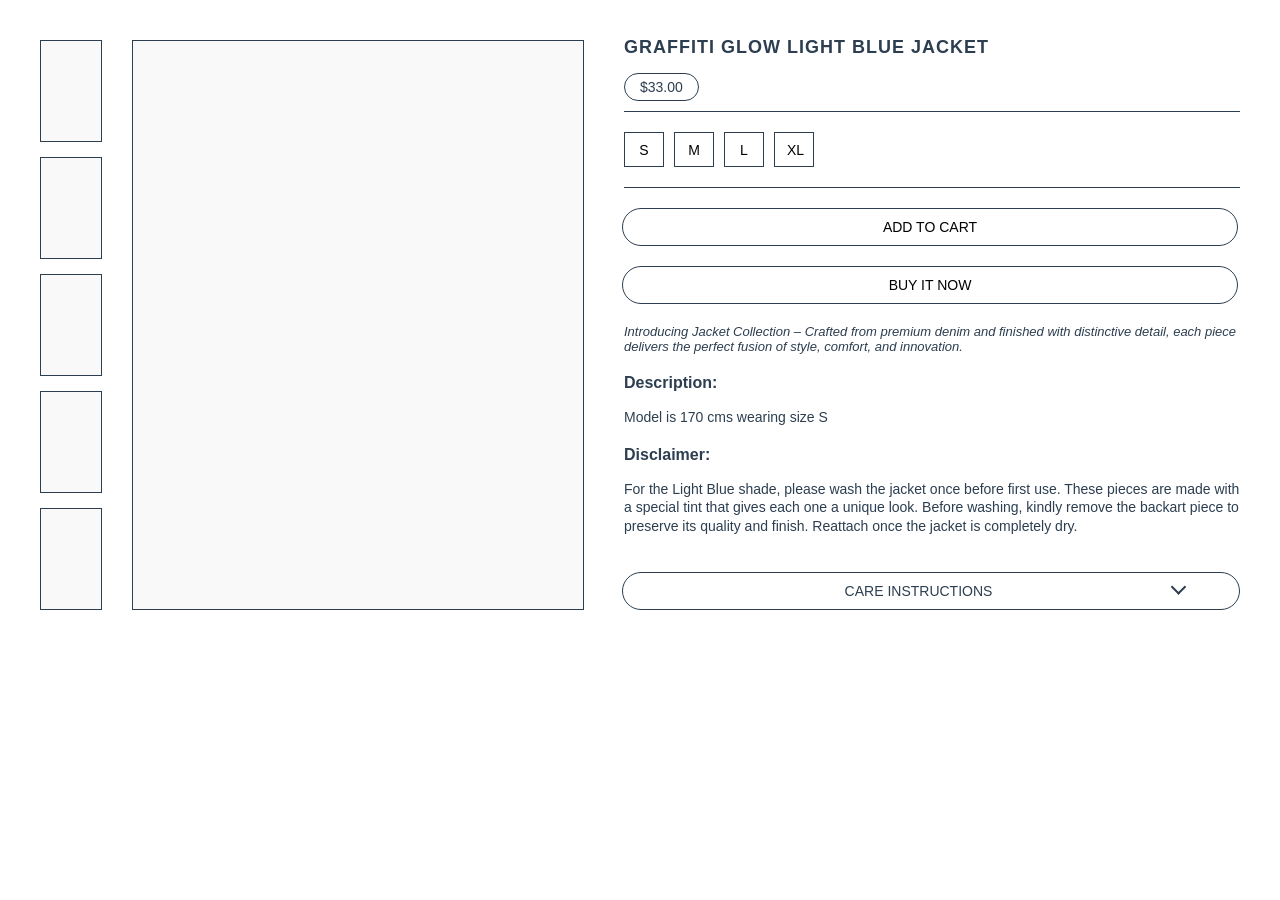
<file: list-detials.html>
<!DOCTYPE html>
<html lang="en">
<head>
<meta charset="UTF-8">
<meta name="viewport" content="width=device-width, initial-scale=1.0">
<title>Product Page</title>
<link rel="icon" href="assets/images/backlain logo png.png" type="image/png">

<style>
  body {
    font-family: Arial, sans-serif;
    margin: 0;
    padding: 40px;
    background: #fff;
    color: #2c3e50;
  }

  .container {
    display: flex;
    gap: 40px;
    max-width: 1200px;
    margin: auto;
  }

  /* Left column (placeholder cards) */
  .gallery {
    display: flex;
    gap: 30px;
  }

  .thumbnails {
    display: flex;
    flex-direction: column;
    gap: 15px;
  }

  .thumb {
    width: 60px;
    height: 100px;
    border: 1px solid #2c3e50;
    background: #f9f9f9;
  }

  .main-box {
    width: 450px;
    height: 568px;
    border: 1px solid #2c3e50;
    background: #f9f9f9;
  }

  /* Right column (product info) */
  .details {
    flex: 1;
  }

  .details h1 {
    font-size: 18px;
    letter-spacing: 1px;
    margin-bottom: 15px;
    margin-top: -3px;
    text-transform: uppercase;
  }

  .price {
    display: inline-block;
    padding: 5px 15px;
    border: 1px solid #2c3e50;
    border-radius: 20px;
    font-size: 14px;
    margin-bottom: 10px;
    
  }

  /* Horizontal bar under price */
  .price-bar {
    width: 100%;
    height: 1px;
    background: #2c3e50;
    margin-bottom: 20px;
    
  }

  /* Sizes */
  .sizes {
    display: flex;
    gap: 10px;
    margin-bottom: 10px;
  }

  .sizes button {
    border: 1px solid #2c3e50;
    background: none;
    padding: 6px 12px;
    font-size: 14px;
    width: 40px;          /* fixed width for all */
    height: 35px;
    cursor: pointer;
    transition: 0.3s;
    margin-bottom: 10px;
  }

  .sizes button:hover {
    background: #2c3e50;
    color: #fff;
  }

  /* Horizontal bar under sizes */
  .sizes-bar {
    width: 100%;
    height: 1px;
    background: #2c3e50;
    margin-bottom: 20px;
  }

  /* Buttons */
  .btn {
    display: block;
    width: 100%;
    margin: 20px 0;
    padding: 10px;
    font-size: 14px;
    text-transform: uppercase;
    border-radius: 20px;
    cursor: pointer;
    border: 1px solid #2c3e50;
    background: none;
    transition: 0.3s;
  }

  .details .btn {
  margin-left: -2px; /* moves buttons slightly left */
}


  .btn:hover {
    background: #2c3e50;
    color: #fff;
  }

  /* Text sections */
  .intro {
    font-style: italic;
    font-size: 13px;
    margin: 20px 0;
  }

  .section-title {
    font-weight: bold;
    margin-top: 20px;
  }

  .desc {
    font-size: 14px;
    margin: 5px 0 15px;
    line-height: 1.3;
  }

  /* Care instructions dropdown */
  details {
    margin-top: 37px;
    font-size: 14px;
    position: relative;
    margin-left: -2px;
  }

  summary {
    padding: 10px 40px 10px 15px; /* extra space for arrow */
    border: 1px solid #2c3e50;
    border-radius: 20px;
    cursor: pointer;
    user-select: none;
    position: relative;
    list-style: none; /* remove default marker */
    text-align: center;
    font-weight: 500;
  }

  /* Chevron arrow (instead of symbol) */
  summary::after {
    content: "";
    position: absolute;
    right: 55px;
    top: 40%;
    width: 9px;
    height: 9px;
    border-right: 2px solid #2c3e50;
    border-bottom: 2px solid #2c3e50;
    transform: translateY(-50%) rotate(45deg); /* default closed (›) */
    transition: transform 0.3s;
  }

  /* Rotate chevron when open */
  details[open] summary::after {
    transform: translateY(-50%) rotate(225deg); /* down (˅) */
  }

  details p {
    margin-top: 10px;
    font-size: 13px;
    line-height: 1.6;
  }
</style>
</head>
<body>

<div class="container">
  <!-- Left column (cards instead of images) -->
  <div class="gallery">
    <div class="thumbnails">
      <div class="thumb"></div>
      <div class="thumb"></div>
      <div class="thumb"></div>
      <div class="thumb"></div>
      <div class="thumb"></div>
    </div>
    <div class="main-box"></div>
  </div>

  <!-- Right column -->
  <div class="details">
    <h1>Graffiti Glow Light Blue Jacket</h1>
    <span class="price">$33.00</span>
    <div class="price-bar"></div>

    <div class="sizes">
      <button>S</button>
      <button>M</button>
      <button>L</button>
      <button>XL</button>
    </div>
    <div class="sizes-bar"></div>

    <button class="btn">Add to Cart</button>
    <button class="btn">Buy it Now</button>

    <p class="intro">
      Introducing Jacket Collection – Crafted from premium denim and finished 
      with distinctive detail, each piece delivers the perfect fusion of style, 
      comfort, and innovation.
    </p>

    <p class="section-title">Description:</p>
    <p class="desc">Model is 170 cms wearing size S</p>

    <p class="section-title">Disclaimer:</p>
    <p class="desc">
      For the Light Blue shade, please wash the jacket once before first use. 
      These pieces are made with a special tint that gives each one a unique look. 
      Before washing, kindly remove the backart piece to preserve its quality 
      and finish. Reattach once the jacket is completely dry.
    </p>

    <details>
      <summary>CARE INSTRUCTIONS</summary>
      <p>
        Wash separately in cold water. Do not bleach. Line dry only. 
        Iron on low heat if necessary.
      </p>
    </details>
  </div>
</div>

</body>
</html>
</file>
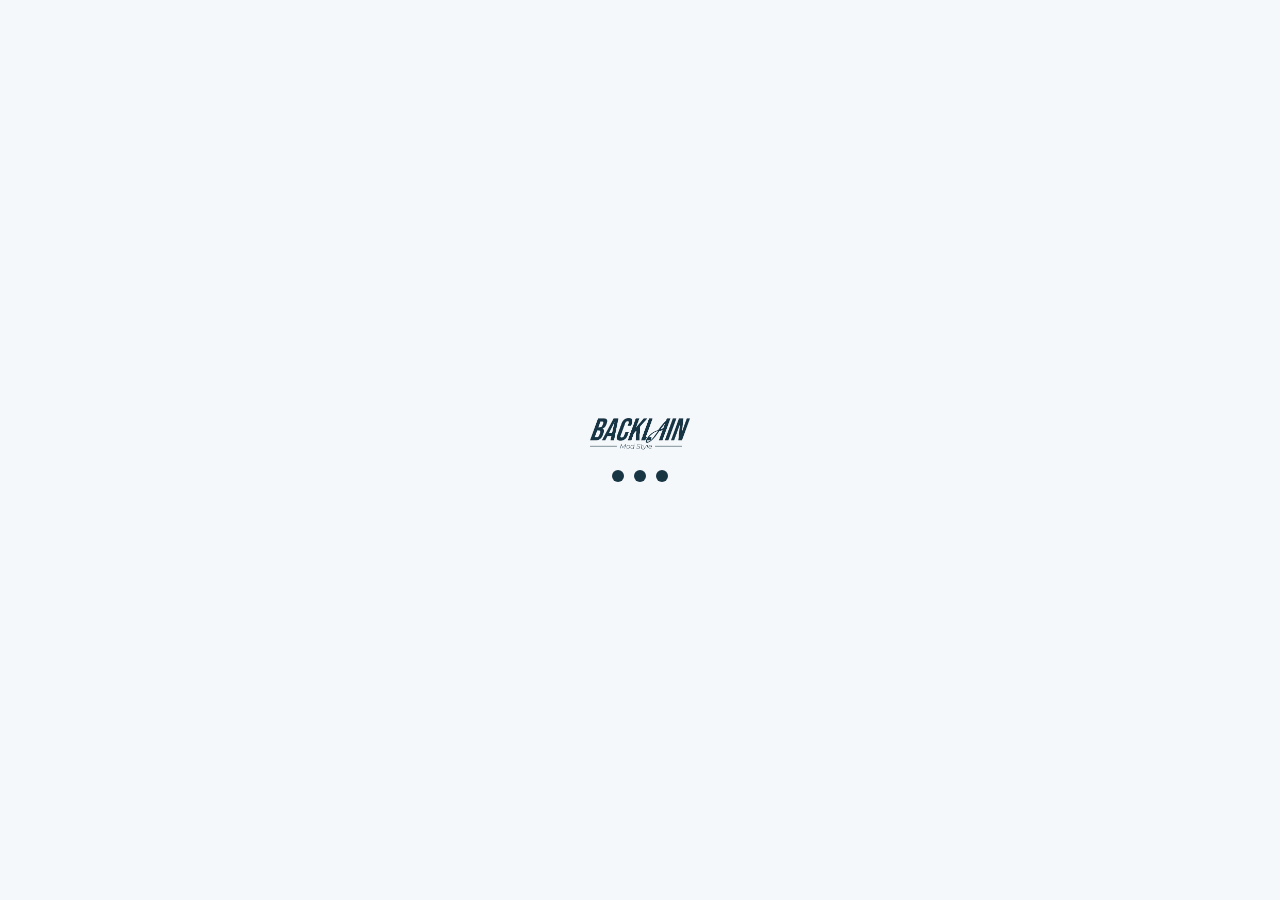
<file: login.html>
<!DOCTYPE html>
<html lang="en">
<head>
  <meta charset="UTF-8">
  <meta name="viewport" content="width=device-width, initial-scale=1.0">
  <title>Login</title>
  <link rel="icon" href="assets/images/backlain logo png.png" type="image/png">
  <link rel="stylesheet" href="assets/css/style.css">
</head>
<body>

  <div id="preloader">
    <img src="assets/images/backlain logo png.png" alt="Backlain Logo">
    <div class="loader-dots">
      <div></div>
      <div></div>
      <div></div>
    </div>
  </div>

  <div class="lr-wrapper">
    <div class="lr-logo">
      <img src="assets/images/backlain logo png.png" alt="Logo">
    </div>

    <!-- Login Form -->
    <form id="lr-loginForm" class="lr-form">
      <h2 class="lr-title">Sign In</h2>
      <p class="lr-desc">Enter your username/email and password</p>
      <input type="text" class="lr-input lr-username" placeholder="Username or Email" required>
      <input type="password" class="lr-input lr-password" placeholder="Password" required>
      <button type="submit" class="lr-button">Login</button>

      <div class="lr-bottom-links">
        <span>Don’t have an account? <a href="register.html">Register</a></span>
        <a href="forgot-password.html" class="lr-forgot">Forgot Password?</a>
      </div>
    </form>
  </div>

  <script src="assets/js/main.js"></script>

</body>
</html>
</file>
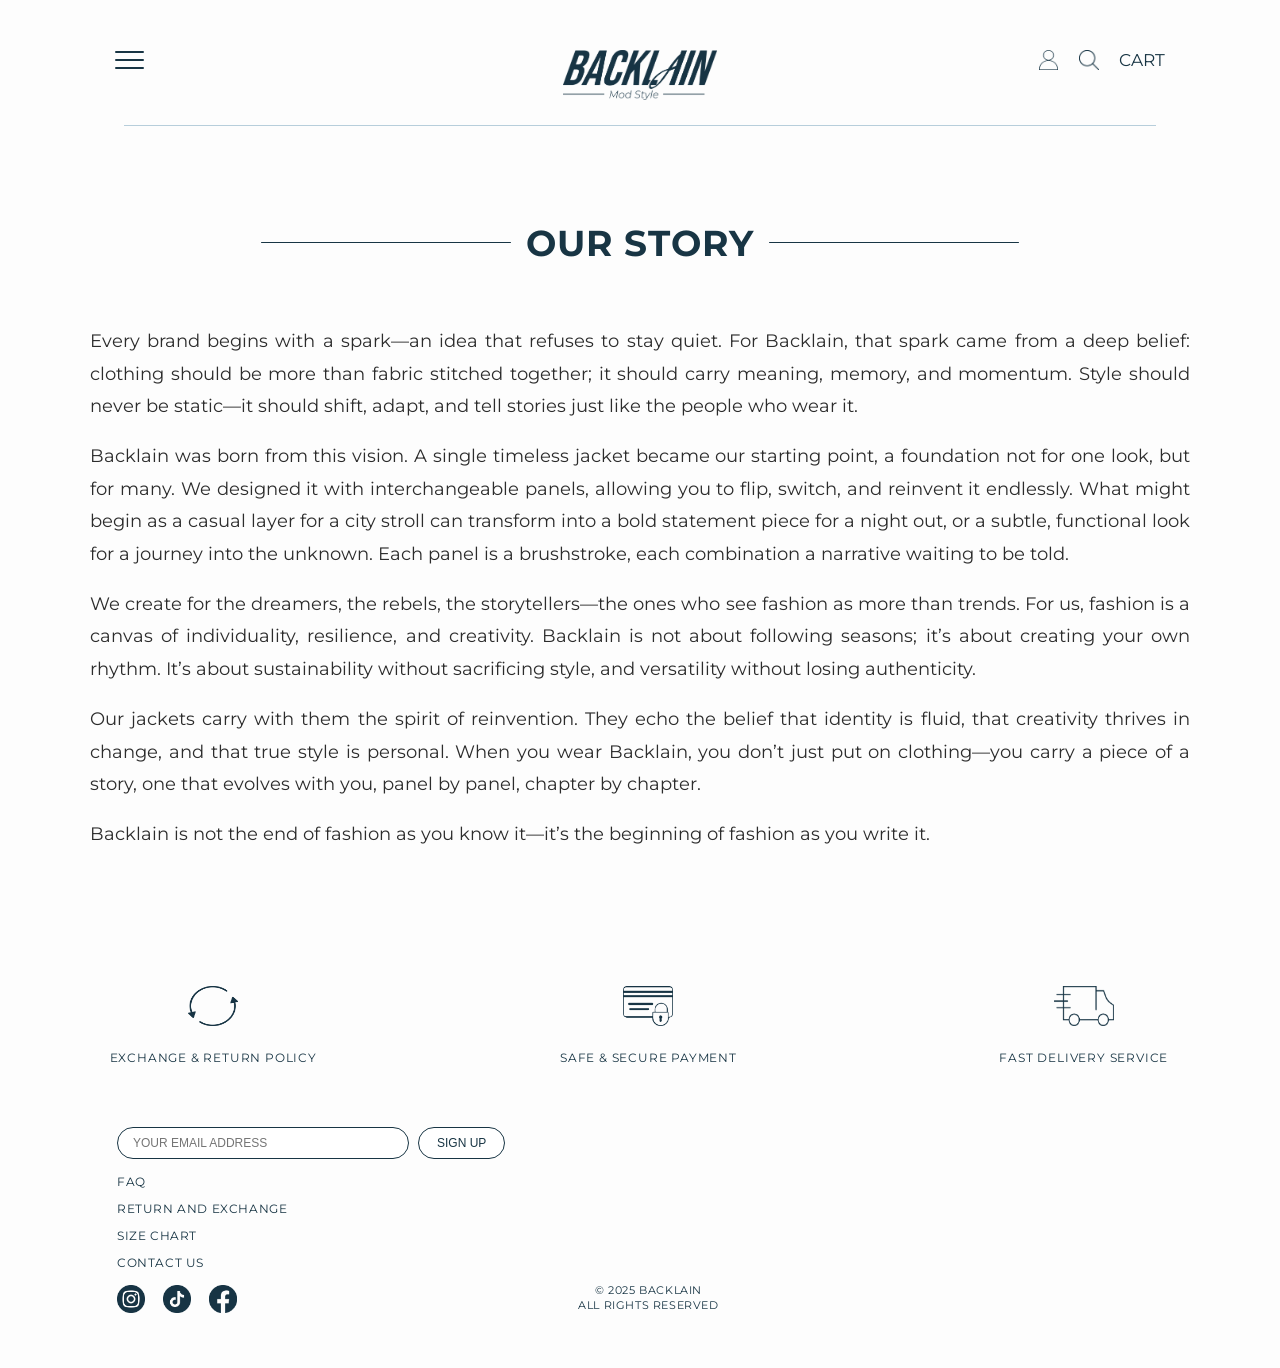
<file: Our-Story.html>
<!DOCTYPE html>
<html lang="en">
<head>
  <meta charset="UTF-8">
  <meta name="viewport" content="width=device-width, initial-scale=1.0">
  <title>Backlain Menu Clone</title>
  <link rel="stylesheet" href="assets/css/dash.css">
  <link rel="stylesheet" href="https://cdnjs.cloudflare.com/ajax/libs/font-awesome/6.5.0/css/all.min.css">
<link href="https://fonts.googleapis.com/css2?family=Montserrat:wght@400;600;700;900&display=swap" rel="stylesheet">
  <link href="https://fonts.googleapis.com/icon?family=Material+Icons+Outlined" rel="stylesheet">
</head>
<body>

  <!-- Header -->
  <div class="header">
    <!-- Hamburger toggle (always visible) -->
    <div id="hamburger" class="hamburger">
      <span></span>
      <span></span>
      <span></span>
    </div>

          <!-- Logo centered -->
        <div class="logo">
        <a href="index.html">
          <img src="assets/images/backlain logo png.png" alt="Backlain Logo">
        </a>
      </div>


    <!-- Icons -->
    <div class="icons">
  <!-- Your user icon -->
  <img src="assets/images/header-01.png" alt="User" class="icon-img">

  <!-- Your search icon -->
<img src="assets/images/header-02.png" alt="Search" class="icon-img icon-search">
  <!-- Cart link -->
  <a href="cart.html" class="cart-link">
    <span class="cart-text">CART</span>
  </a>
</div>
  </div>

  <!-- Divider -->
  <div class="divider"></div>

 

  <!-- Menu Links -->
  <div class="menu" id="menu">
    <!-- X button on far right -->
    <div class="close-btn" id="closeBtn">
      <i class="fas fa-times"></i>
      
    </div>
    <a href="Jacket-collection.html">JACKET COLLECTION</a>
    <a href="Backart-Collection.html">BACKART COLLECTION</a>
    <a href="Sales.html">SALE</a>
    <a href="Our-Story.html">ABOUT</a>
    <a href="login.html">LOG IN</a>
  </div>


   <!-- Search Bar -->
 <div class="search-bar-wrapper hidden" id="searchWrapper">
  <input type="text" placeholder="Search" class="search-bar">
</div>





    <!-- Our Story Section -->
  <section class="our-story">
    <div class="container">
     <div class="story-title">
  <span class="bar"></span>
  <h1>Our Story</h1>
  <span class="bar"></span>
</div>

      <p>
        Every brand begins with a spark—an idea that refuses to stay quiet. For Backlain, that spark came from a deep belief: clothing should be more than fabric stitched together; it should carry meaning, memory, and momentum. Style should never be static—it should shift, adapt, and tell stories just like the people who wear it.
      </p>
      <p>
        Backlain was born from this vision. A single timeless jacket became our starting point, a foundation not for one look, but for many. We designed it with interchangeable panels, allowing you to flip, switch, and reinvent it endlessly. What might begin as a casual layer for a city stroll can transform into a bold statement piece for a night out, or a subtle, functional look for a journey into the unknown. Each panel is a brushstroke, each combination a narrative waiting to be told.
      </p>
      <p>
        We create for the dreamers, the rebels, the storytellers—the ones who see fashion as more than trends. For us, fashion is a canvas of individuality, resilience, and creativity. Backlain is not about following seasons; it’s about creating your own rhythm. It’s about sustainability without sacrificing style, and versatility without losing authenticity.
      </p>
      <p>
        Our jackets carry with them the spirit of reinvention. They echo the belief that identity is fluid, that creativity thrives in change, and that true style is personal. When you wear Backlain, you don’t just put on clothing—you carry a piece of a story, one that evolves with you, panel by panel, chapter by chapter.
      </p>
      <p>
        Backlain is not the end of fashion as you know it—it’s the beginning of fashion as you write it.
      </p>
    </div>
  </section>



  <footer>
    <!-- Top Icons -->
    <div class="footer-top">
      <div class="footer-icon">
        <img src="assets/images/icons-01.png" alt="Exchange">
        <p>Exchange & Return Policy</p>
      </div>
      <div class="footer-icon">
        <img src="assets/images/icons-02.png" alt="Payment">
        <p>Safe & Secure Payment</p>
      </div>
      <div class="footer-icon">
        <img src="assets/images/icons-03.png" alt="Delivery" style="width: 60px; height: 40px;">
        <p>Fast Delivery Service</p>
      </div>
    </div>

    <!-- Content aligned left, shifted right -->
    <div class="footer-content">
      <!-- Newsletter -->
      <div class="newsletter">
        <input type="email" placeholder="YOUR EMAIL ADDRESS">
        <button>Sign Up</button>
      </div>

      <!-- Links stacked vertically -->
      <div class="footer-links">
        <a href="FAQ.html">FAQ</a>
        <a href="policy.html">Return and Exchange</a>
        <a href="size-chart.html">Size Chart</a>
        <a href="contact.html">Contact Us</a>
      </div>

      <!-- Social Icons -->
      <div class="socials">
        <a href="#"><img src="assets/images/social media icons-01.png" alt="Instagram"></a>
        <a href="#"><img src="assets/images/social media icons-02.png" alt="TikTok"></a>
        <a href="#"><img src="assets/images/social media icons-03.png" alt="Facebook"></a>
      </div>
    </div>

    <!-- Bottom footer -->
    <div class="footer-bottom">
      © 2025 BACKLAIN <br>
      ALL RIGHTS RESERVED
    </div>
  </footer>



  <script src="assets/js/main.js"></script>
</body>
</html>
</file>
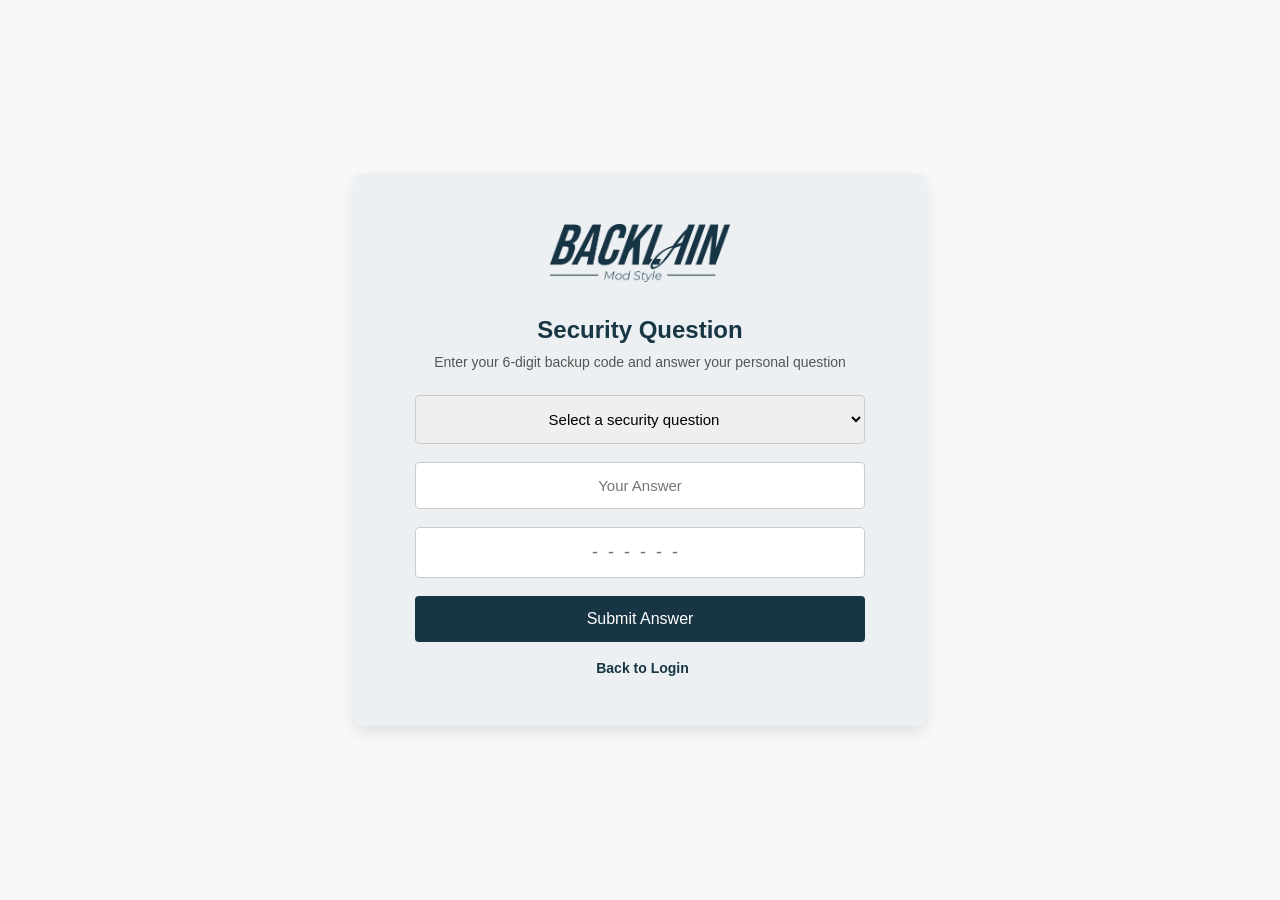
<file: personal-question.html>
<!DOCTYPE html>
<html lang="en">
<head>
  <meta charset="UTF-8">
  <meta name="viewport" content="width=device-width, initial-scale=1.0">
  <title>Security Question</title>
  <link rel="icon" href="assets/images/backlain logo png.png" type="image/png">
  <link rel="stylesheet" href="assets/css/style.css"> <!-- your combined CSS file -->
</head>
<body>

  <div class="sq-wrapper">
    <div class="sq-logo">
      <img src="assets/images/backlain logo png.png" alt="Logo">
    </div>

    <!-- Security Question Form -->
    <form id="securityQuestionForm" class="sq-form">
      <h2 class="sq-title">Security Question</h2>
      <p class="sq-desc">Enter your 6-digit backup code and answer your personal question</p>

      <!-- Security Question Dropdown -->
      <select class="sq-select" required>
        <option value="" disabled selected>Select a security question</option>
        <option value="pet">What is your pet's name?</option>
        <option value="school">What is your first school's name?</option>
        <option value="mother">What is your mother's maiden name?</option>
        <option value="city">In which city were you born?</option>
      </select>

      <!-- Answer Input -->
      <input type="text" placeholder="Your Answer" class="sq-input" required>

      <!-- 6-digit backup code input -->
      <input type="text" class="sq-input sq-backup" placeholder="------" maxlength="6" pattern="\d{6}" title="Enter 6-digit code" required>

      <button type="submit" class="sq-button">Submit Answer</button>

      <!-- Bottom link -->
      <div class="sq-bottom-links">
        <span><a href="#">Back to Login</a></span>
      </div>
    </form>
  </div>

</body>
</html>
</file>
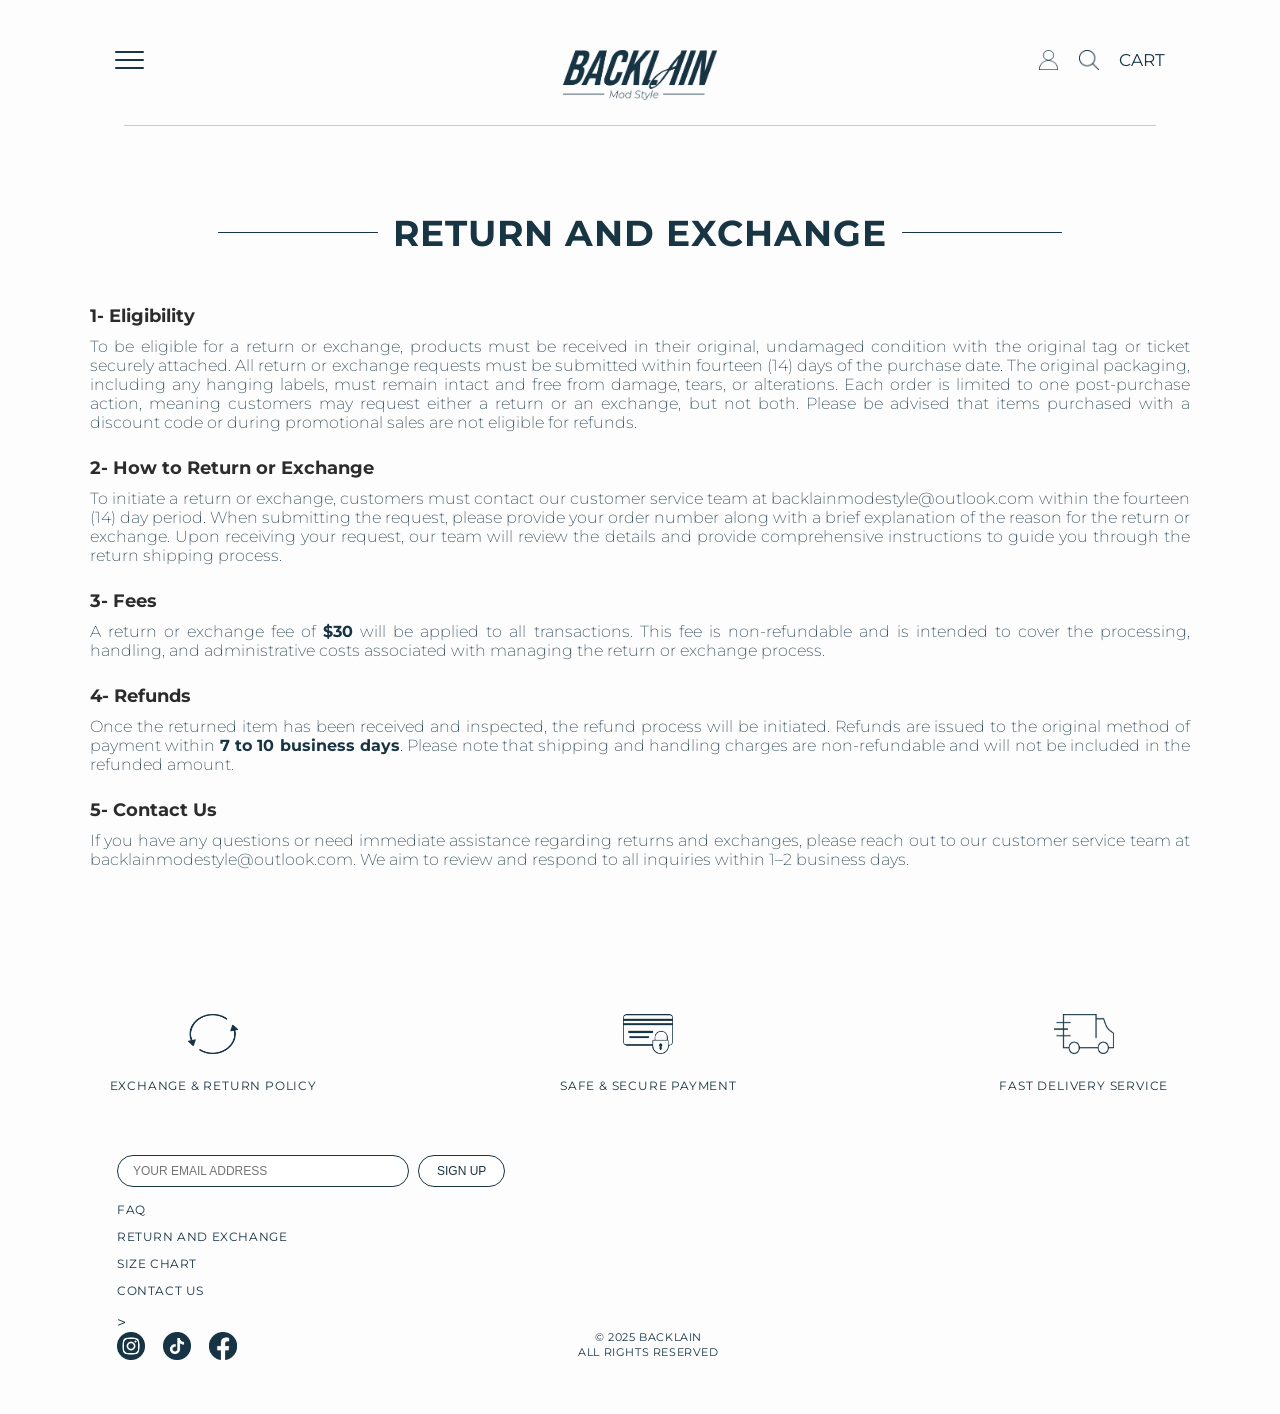
<file: policy.html>
<!DOCTYPE html>
<html lang="en">
<head>
  <meta charset="UTF-8">
  <meta name="viewport" content="width=device-width, initial-scale=1.0">
  <title>Backlain Policy</title>
  <link rel="stylesheet" href="assets/css/dash.css">
  <link rel="stylesheet" href="https://cdnjs.cloudflare.com/ajax/libs/font-awesome/6.5.0/css/all.min.css">
  <link href="https://fonts.googleapis.com/css2?family=Montserrat:wght@400;600;700;900&display=swap" rel="stylesheet">
  <link href="https://fonts.googleapis.com/icon?family=Material+Icons+Outlined" rel="stylesheet">
</head>
<body>

  <!-- =================== Header =================== -->
  <div class="header">
    <!-- Hamburger toggle (always visible) -->
    <div id="hamburger" class="hamburger">
      <span></span>
      <span></span>
      <span></span>
    </div>

    <!-- Logo centered -->
    <div class="logo">
      <a href="index.html">
        <img src="assets/images/backlain logo png.png" alt="Backlain Logo">
      </a>
    </div>

    <!-- Icons -->
    <div class="icons">
  <!-- Your user icon -->
  <img src="assets/images/header-01.png" alt="User" class="icon-img">

  <!-- Your search icon -->
<img src="assets/images/header-02.png" alt="Search" class="icon-img icon-search">
  <!-- Cart link -->
  <a href="cart.html" class="cart-link">
    <span class="cart-text">CART</span>
  </a>
</div>
  </div>

  <!-- Divider -->
  <div class="divider"></div>

  <!-- Menu Links -->
  <div class="menu" id="menu">
    <div class="close-btn" id="closeBtn">
      <i class="fas fa-times"></i>
    </div>
    <a href="Jacket-collection.html">JACKET COLLECTION</a>
    <a href="Backart-Collection.html">BACKART COLLECTION</a>
    <a href="Sales.html">SALE</a>
    <a href="Our-Story.html">ABOUT</a>
    <a href="login.html">LOG IN</a>
  </div>

  <!-- Search Bar -->
  <div class="search-bar-wrapper hidden" id="searchWrapper">
    <input type="text" placeholder="Search" class="search-bar">
  </div>
  <!-- ================== End Header ================== -->


  <!-- ================== Policy Section ================== -->
  <section class="policy-wrapper">
    <div class="policy-title">
      <span class="bar"></span>
      <h1>Return and Exchange</h1>
      <span class="bar"></span>
    </div>

    <div class="policy-section">
      <h2>1- Eligibility</h2>
      <p>To be eligible for a return or exchange, products must be received in their original, undamaged condition with the original tag or ticket securely attached. All return or exchange requests must be submitted within fourteen (14) days of the purchase date. The original packaging, including any hanging labels, must remain intact and free from damage, tears, or alterations. Each order is limited to one post-purchase action, meaning customers may request either a return or an exchange, but not both. Please be advised that items purchased with a discount code or during promotional sales are not eligible for refunds.</p>
    </div>

    <div class="policy-section">
      <h2>2- How to Return or Exchange</h2>
      <p>To initiate a return or exchange, customers must contact our customer service team at <a href="mailto:backlainmodestyle@outlook.com">backlainmodestyle@outlook.com</a> within the fourteen (14) day period. When submitting the request, please provide your order number along with a brief explanation of the reason for the return or exchange. Upon receiving your request, our team will review the details and provide comprehensive instructions to guide you through the return shipping process.</p>
    </div>

    <div class="policy-section">
      <h2>3- Fees</h2>
      <p>A return or exchange fee of <strong>$30</strong> will be applied to all transactions. This fee is non-refundable and is intended to cover the processing, handling, and administrative costs associated with managing the return or exchange process.</p>
    </div>

    <div class="policy-section">
      <h2>4- Refunds</h2>
      <p>Once the returned item has been received and inspected, the refund process will be initiated. Refunds are issued to the original method of payment within <strong>7 to 10 business days</strong>. Please note that shipping and handling charges are non-refundable and will not be included in the refunded amount.</p>
    </div>

    <div class="policy-section">
      <h2>5- Contact Us</h2>
      <p>If you have any questions or need immediate assistance regarding returns and exchanges, please reach out to our customer service team at <a href="mailto:backlainmodestyle@outlook.com">backlainmodestyle@outlook.com</a>. We aim to review and respond to all inquiries within 1–2 business days.</p>
    </div>
  </section>
  <!-- ================== End Policy Section ================== -->


  <!-- ================== Footer ================== -->
  <footer>
    <div class="footer-top">
      <div class="footer-icon">
        <img src="assets/images/icons-01.png" alt="Exchange">
        <p>Exchange & Return Policy</p>
      </div>
      <div class="footer-icon">
        <img src="assets/images/icons-02.png" alt="Payment">
        <p>Safe & Secure Payment</p>
      </div>
      <div class="footer-icon">
        <img src="assets/images/icons-03.png" alt="Delivery" style="width: 60px; height: 40px;">
        <p>Fast Delivery Service</p>
      </div>
    </div>

    <div class="footer-content">
      <div class="newsletter">
        <input type="email" placeholder="YOUR EMAIL ADDRESS">
        <button>Sign Up</button>
      </div>

      <div class="footer-links">
        <a href="FAQ.html">FAQ</a>
        <a href="policy.html">Return and Exchange</a>
        <a href="size-chart.html">Size Chart</a>
        <a href="contact.html">Contact Us</a>
      </div>>

      <div class="socials">
        <a href="#"><img src="assets/images/social media icons-01.png" alt="Instagram"></a>
        <a href="#"><img src="assets/images/social media icons-02.png" alt="TikTok"></a>
        <a href="#"><img src="assets/images/social media icons-03.png" alt="Facebook"></a>
      </div>
    </div>

    <div class="footer-bottom">
      © 2025 BACKLAIN <br>
      ALL RIGHTS RESERVED
    </div>
  </footer>
  <!-- ================== End Footer ================== -->

  <script src="assets/js/main.js"></script>
</body>
</html>
</file>
<file: assets/css/dash.css>
/* ===== BODY ===== */
body {
  margin: 0;
  font-family: 'Montserrat', sans-serif;
  background-color: #fdfdfd;
  color: #2c2c2c;
}

/* ===== HEADER ===== */
.header {
  display: flex;
  justify-content: space-between;
  align-items: center;
  padding: 20px 9%;
  position: relative;
  margin-top: 30px;
}

/* Hamburger */
.hamburger {
  width: 29px;
  cursor: pointer;
  display: flex;
  flex-direction: column;
  justify-content: space-between;
  height: 18px;
  color: #183544;
}
.hamburger span {
  display: block;
  height: 2px;
  background: #183544;
  border-radius: 2px;
}

/* Logo */
.logo {
  position: absolute;
  top: 20px;
  left: 50%;
  transform: translateX(-50%);
}
.logo img {
  height: 50px;
}

.icons {
  display: flex;
  align-items: center;
  gap: 20px;           /* space between icons and cart */
  cursor: pointer;
}

.icon-img {
  width: 20px;         /* size of your icons */
  height: 20px;
  object-fit: contain;  /* keeps icons proportionate */
}

.cart-link {
  text-decoration: none;
  color: #183544;
  font-size: 17px;
}

/* Divider */
.divider {
  height: 0.5px;
  background: #b7cedb;
  margin: 0 124px;
  position: relative;
  top: 35px;
}


/* ===== SEARCH BAR ===== */
.search-bar-wrapper {
  position: relative;
  display: flex;
  justify-content: center;
  margin-top: 40px;
  margin-bottom: 20px;
}

.search-bar {
  width: 80%;
  max-width: 600px;
  padding: 10px 40px 10px 15px; /* right padding for icon */
  border-radius: 25px;
  border: 1px solid #2c2c2c;
  font-size: 16px;
  outline: none;
  box-sizing: border-box;
}

.search-bar:focus {
  border-color: #183544;
  box-shadow: 0 0 5px rgba(24, 53, 68, 0.5);
}

/* .search-icon {
  position: absolute;
  top: 50%;
  right: calc((100% - 43%) / 2 + 15px);
  transform: translateY(-50%);
  font-size: 18px;
  color: #2c2c2c;
  pointer-events: none;
} */

/* Hidden by default */
.search-bar-wrapper.hidden {
  display: none;
}

/* ===== MENU (Dropdown) ===== */
.menu {
  max-height: 0;
  overflow: hidden;
  transition: max-height 0.4s ease;
  padding: 20px 9%;
  text-align: left;
  position: relative;
  top: 30px;
}

.menu.show {
  max-height: 500px;
}

.menu a {
  display: block;
  font-size: 16px;
  margin: 18px 0;
  text-decoration: none;
  color: #183544;
  text-transform: uppercase;
  letter-spacing: 1px;
}

/* Close button */
.close-btn {
  font-size: 32px;
  position: absolute;
  top: 25px;
  right: 123px;
  cursor: pointer;
  display: none;
  color: #183544;
}

/*================== End of Header ==================*/



/* ================== OUR STORY SECTION ============ */
.our-story {
  padding: 80px 20px;
  background-color: #fdfdfd; /* or any subtle background */
  color: #2c2c2c;
  font-family: 'Montserrat', sans-serif;
}

.our-story .container {
  max-width: 1100px;
  margin: 0 auto;
  line-height: 1.8;
}

.our-story h2 {
  font-size: 36px;
  text-align: center;
  margin-bottom: 50px;
  font-weight: bold;
}

.our-story p {
  font-size: 18px;
  margin-bottom: 15px;
  text-align: justify;
  
}

/* ===== Unique OUR STORY Title ===== */
.story-title {
  display: flex;
  align-items: center;
  justify-content: center;
  gap: 15px;
  margin-bottom: 50px; /* space below the title */
}

.story-title h1 {
  font-size: 36px;
  font-weight: bold;
  margin: 0;
  text-transform: uppercase;
  text-align: center;
  letter-spacing: 1px;
  color: #183544;
}

.story-title .bar {
  flex: 1;
  max-width: 250px;   /* adjust bar width */
  height: 1px;        /* thickness of bar */
  background: #183544; /* color of bar */
  border-radius: 2px;
}


/**================== End of Our Story Section ==================*/





/* ===== Main Collection Title ===== */

.main-collection-title {
  display: flex;
  align-items: center;
  justify-content: center;
  gap: 15px;
  margin: 40px 0 20px;
  font-family: 'Montserrat', sans-serif;

}

.main-collection-title h2 {
  font-size: 28px;
  font-weight: 700;
  color: #183544;
  margin: 0;
}

.main-collection-title .bar {
  flex: 1;
  height: 1px;
  max-width: 300px; /* control length of bars */
  background: #183544;
  border-radius: 2px;
}

/*================== End of Main Collection Title ==================*/



/* ====================== PRODUCT GRID SECTION ===================== */


.collection {
  padding: 30px 20px;
  text-align: center;
  color: #183544;
  font-family: 'Montserrat', sans-serif;

}

.collection h2 {
  font-size: 20px;
  letter-spacing: 1px;
  margin-bottom: 10px;
  
}

.collection .view-all {
  background: none;
  border: 1px solid #183544;
  border-radius: 20px;
  padding: 6px 20px;
  font-size: 13px;
  margin-bottom: 30px;
  cursor: pointer;
  transition: 0.3s;
  font-family: 'Montserrat', sans-serif;
  color: #183544;

}
.collection .view-all:hover {
  background: #2c3e50;
  color: #fff;
}

/* Grid layout */
.items {
  display: grid;
  grid-template-columns: repeat(auto-fit, minmax(240px, 1fr));
  gap: 30px;
  max-width: 1100px;
  margin: auto;
}

/* Card image box */
.item .img-box {
  border: 1px solid #183544;
  height: 300px;
  position: relative;
  background: #f8f9fa;
  transition: transform 0.3s ease, border-color 0.3s ease;
}
.item .img-box:hover {
  transform: translateY(-5px);
}

/* Active border */
.item.active .img-box {
  border-color: #dbe1e8;
}

/* Heart */
.heart {
  position: absolute;
  top: 10px;
  right: 10px;
  font-size: 20px;
  color: #7f8c8d;
  cursor: pointer;
  user-select: none;
}
.item.active .heart {
  color: #183544;
}

/* Product details under the box */
.item h3 {
  font-size: 13px;
  font-weight: normal;
  margin: 12px 0 6px 0;
  text-transform: uppercase;
  letter-spacing: 0.5px;
}

.price {
  background: none;
  border: 1px solid #183544;
  border-radius: 20px;
  padding: 4px 15px;
  font-size: 13px;
  cursor: pointer;
  font-family: 'Montserrat', sans-serif;
  color: #183544;
}


.price:hover {
  background: #2c3e50;
  color: #fff;
}

/* Responsive */
@media (max-width: 600px) {
  .items {
    grid-template-columns: repeat(auto-fit, minmax(160px, 1fr));
  }
  .item .img-box {
    height: 220px;
  }
}


/*================== End of Product Grid Section ==================*/



/* ================== BACKLAIN JOURNEY SECTION ================== */

.backlain-journey {
  position: relative;
  color: #183544;
  font-family: 'Montserrat', sans-serif;
  padding: 60px 20px;
}

.journey-container {
  max-width: 1100px;
  margin: 0 auto;
  display: flex;
  justify-content: space-between;
  align-items: flex-start;
}

.journey-image {
  width: 48%;
  height: 400px;
  border: 2px solid #183544;
  display: flex;
  align-items: center;
  justify-content: center;
  background: #f9f9f9;
}

.journey-image span {
  font-size: 14px;
  color: #666;
}

.journey-text {
  width: 48%;
  margin-top: -20px;
}

.journey-title {
  font-size: 20px;
  font-weight: 700;
  color: #183544;
  margin-bottom: 5px;
}

.journey-subtitle {
  font-size: 18px;
  color: #183544;
  margin-bottom: 40px;
}

.journey-heading {
  font-size: 20px;
  font-weight: 700;
  color: #183544;
  margin-bottom: 10px;
}

.journey-paragraph {
  font-size: 18px;
  line-height: 1.1;
  color: #183544;
  margin-bottom: 45px;
  text-align: justify;
  margin-top: 10px;
}

.journey-tagline {
  font-size: 22px;
  font-weight: 400;
  font-style: italic;
  margin-top: 15px;
}

.journey-icon-logo {
  position: absolute;
  right: -20px;
  bottom: -90px;
  width: 400px; /* adjust icon size */
  height: 400px;
}

.journey-icon-logo img {
  width: 100%;
  height: 100%;
  object-fit: contain;
}


/* Responsive */
@media (max-width: 768px) {
  .journey-container {
    flex-direction: column;
    align-items: center;
  }

  .journey-image,
  .journey-text {
    width: 100%;
  }

  .journey-circle-logo {
    position: static;
    margin: 40px auto 0;
  }
}

/*================== End of Backlain Journey Section ==================*/


/* ================== OUR Sales SECTION ================== */

/* Sale Badge Style */
.sale-badge {
  position: absolute;
  bottom: 0;
  right: 0;
  background-color: #183544; /* same dark blue as screenshot */
  color: #fff;
  font-size: 14px;
  font-weight: bold;
  padding: 6px 16px;
  border-top-left-radius: 20px;
  border-bottom-left-radius: 17px;
}
.img-box {
  position: relative;
  width: 100%;
  height: 250px; /* adjust as needed */
  border: 1px solid #ddd;
}
.heart {
  position: absolute;
  top: 8px;
  right: 8px;
  color: #183544;
}

.sales-title .bar {
  max-width: 300px; /* 👈 adjust bar width here */
  height: 1px;      /* 👈 adjust thickness/height */
  background: #183544; /* example: dark red for sales */
}

.price-box {
  display: flex;
  justify-content: center;
  align-items: center;
  gap: 12px; /* space between old and new price */
  margin-top: 5px;
}

.old-price {
  text-decoration: line-through;
  color: #183544;
  font-size: 14px;
  border: 1px solid #183544;
  border-radius: 15px;
  padding: 2px 8px;
}

.new-price {
  color: #183544;
  font-size: 14px;
  font-weight: bold;
}

.discount {
  display: block;
  margin-top: 7px;
  text-align: center;
  color: red;
  font-size: 14px;
  font-weight: bold;
}


/* ================== End OUR Sales SECTION ================= */





/* ================== UNIQUE FAQ SECTION ================== */

 /* ===== UNIQUE FAQ WRAPPER ===== */
  
  .faq-wrapper-unique {
    padding: 30px 20px;
    max-width: 1100px;
    margin: 0 auto;
  }

  /* ===== FAQ TITLE WITH BARS ===== */


  .main-collection-title h1 {
    font-size: 36px;
    font-weight: bold;
    margin: 0;
    color: #183544;
    text-align: center;
  }

  /* ===== FAQ SECTIONS ===== */
  .faq-section-unique {
    margin-bottom: 25px;
  }

  .faq-section-unique h2 {
    font-size: 18px;
    font-weight: 600;
    margin: 0 0 10px 0;
    color: #183544;
  }

  .faq-section-unique p {
    font-size: 17px;
    margin: 0;
    font-weight: 200;
    text-align: justify;
    color: #183544;
  }

  a {
    color: #183544;
    text-decoration: none;
  }

  a:hover {
    text-decoration: underline;
  }

  .faq-title .bar {
  max-width: 300px;  /* 👈 adjust FAQ bar width */
  height: 1px;       /* 👈 adjust FAQ bar thickness */
  background: #183544; /* 👈 custom FAQ color */
}
.faq-title {
  margin-bottom: 50px;
}

  /*================== End of Unique FAQ Section ==================*/



/* ================== POLICY SECTION ================== */

.policy-wrapper {
    padding: 80px 20px;
    max-width: 1100px;
    margin: 0 auto;
  }

  /* ==== Special Policy Title Style ==== */
  .policy-title {
    display: flex;
    align-items: center;
    justify-content: center;
    margin-bottom: 50px;
    gap: 15px;
  }

  .policy-title h1 {
    font-size: 36px;
    font-weight: bold;
    margin: 0;
    text-transform: uppercase;
    text-align: center;
    letter-spacing: 1px;
    color: #183544;
  }

  .policy-title .bar {
    flex: 1;
    height: 1px;
    max-width: 160px; /* shorter bars for policy */
    background: #183544; /* special dark blue */
    border-radius: 2px;
  }

  /* ==== Policy Sections ==== */
  .policy-section {
    margin-bottom: 25px;
  }

  .policy-section h2 {
    font-size: 18px;
    font-weight: bold;
    margin: 0 0 10px 0;
  }

  .policy-section p {
    font-size: 16px;
    margin: 0;
    text-align: justify;
    color: #183544;
    font-weight: 200;
  }

  a {
    color: #183544;
    text-decoration: none;
  }

  a:hover {
    text-decoration: underline;
  }
/*================== End of Policy Section ==================*/



/* ================== CONTACT SECTION ================== */

 .unique-contact-wrapper {
      max-width: 1100px;
      margin: 10px auto;
      padding: 40px;
      text-align: center;
      border-radius: 10px;
    }

.unique-contact-wrapper h2 {
      font-size: 23px;
      font-weight: bold;
      text-transform: uppercase;
      margin-bottom: 10px;
    }

    .unique-contact-wrapper p {
      font-size: 19px;
      color: #333;
      margin-bottom: 40px;
    }

    /* Email link styled like text */
    .unique-contact-wrapper p a.unique-email-link {
      color: inherit;
      text-decoration: none;
    }

    .unique-contact-form {
      display: flex;
      flex-direction: column;
      gap: 20px;
      text-align: left;
    }

    .unique-form-row {
      display: flex;
      gap: 20px;
    }

    .unique-form-row input {
      flex: 1;
    }

    .unique-form-input, 
    .unique-form-textarea {
      width: 100%;
      padding: 12px;
      border: 1px solid #333;
      font-size: 14px;
      outline: none;
      box-sizing: border-box;
      border-radius: 5px;
    }

    .unique-form-textarea {
      min-height: 120px;
      resize: none;
    }

    .unique-submit-button {
      background: #0e2431;
      color: #fff;
      border: none;
      padding: 14px;
      text-transform: uppercase;
      cursor: pointer;
      width: 200px;
      margin: 20px auto 0;
      font-size: 14px;
      font-weight: bold;
      border-radius: 5px;
      transition: background 0.3s;
    }

    .unique-submit-button:hover {
      background: #1c3a4a;
    }

    /* ===== Unique Contact Title ===== */
.unique-contact-title {
  display: flex;
  align-items: center;
  justify-content: center;
  gap: 15px;           /* space between bars and text */
  margin-bottom: 40px; /* space below the title */
}

.unique-contact-title h2 {
  font-size: 36px;
  font-weight: bold;
  margin: 0;
  text-transform: uppercase;
  text-align: center;
  letter-spacing: 1px;
  color: #1a2a33;
}

.unique-contact-title .bar {
  flex: 1;
  max-width: 300px;       /* adjust bar width */
  height: 1px;            /* thickness of bar */
  background: #1a2a33;    /* same color as title */
  border-radius: 2px;
}


    /* Responsive */
    @media (max-width: 768px) {
      .unique-form-row {
        flex-direction: column;
      }
    }

 /*================== End of Contact Section ==================*/



/* ==================Chart ================== */



 /* Jacket Size Chart Styles */
    .size-chart-wrapper {
      max-width: 800px;
      margin: 80px auto;
      text-align: center;
      padding: 10px;
      border-radius: 10px;
    }

    .size-chart-title {
      display: flex;
      align-items: center;
      justify-content: center;
      gap: 15px;
      margin-bottom: 50px;
    }

    .size-chart-title h2 {
      font-size: 28px;
      font-weight: bold;
      margin: 0;
      text-transform: uppercase;
      letter-spacing: 1px;
      color: #183544;
    }

    .size-chart-title .bar {
      flex: 1;
      height: 1px;
      max-width: 160px;
      background: #183544;
      border-radius: 2px;
    }

    table {
      width: 100%;
      border-collapse: collapse;
      background: #f4f8fb;
      border-radius: 6px;
      overflow: hidden;
      box-shadow: 0 2px 6px rgba(0,0,0,0.05);
    }

    th, td {
      padding: 16px;
      text-align: center;
    }

    th {
      font-weight: bold;
      font-size: 1.2rem;
      color: #333;
      border-bottom: 1px solid #183544; /* Line under headers */
      color: #183544;
    }

    tr + tr {
      border-top: 1px solid #183544;
    }

    td {
      font-size: 1.1rem;
      color: #183544;
    }


/* ==================End Chart ================== */



/* ================== FOOTER ================== */


 footer {
      padding: 40px 40px 0px 57px; 
      color: #183544;
      position: relative;
    }

    /* Top icons row */
    .footer-top {
      display: grid;
      grid-template-columns: repeat(3, 1fr);
      gap: 123px; 
      align-items: center;
      text-align: center;
      margin-bottom: 50px;
      justify-content: center; 
    }

    .footer-icon {
      display: flex;
      flex-direction: column;
      align-items: center;
      font-size: 12px;
      text-transform: uppercase;
      letter-spacing: 0.8px;
      color: #183544;
    }

    .footer-icon img {
      width: 50px;
      height: 40px;
      margin-bottom: 12px;
      color: #183544;
    }

    /* Content aligned left, shifted right */
    .footer-content {
      text-align: left; 
      max-width: 400px; 
      margin-left: 60px; /* <-- shift content right */
      margin-bottom: 20px;
    }

    /* Newsletter */
    .newsletter {
      margin-bottom: 15px;
    }

    .newsletter input[type="email"] {
      padding: 8px 15px;
      border: 1px solid #183544;
      border-radius: 20px;
      width: 260px;
      outline: none;
      font-size: 12px;
    }

    .newsletter button {
      padding: 8px 18px;
      margin-left: 5px;
      border: 1px solid #183544;
      border-radius: 20px;
      background: #fff;
      cursor: pointer;
      font-size: 12px;
      text-transform: uppercase;
      color: #183544;
    }

    /* Links stacked vertically */
    .footer-links {
      display: flex;
      flex-direction: column;
      gap: 12px;
      margin-bottom: 15px;
      font-size: 12px;
      text-transform: uppercase;
      letter-spacing: 0.6px;
    }

    .footer-links a {
      text-decoration: none;
      color: #183544;
    }

    /* Social Icons */
    .socials {
      display: flex;
      gap: 18px;
      margin-bottom: 10px;
      justify-content: flex-start; 
    }

    .socials img {
      width: 28px;
      height: 28px;
      color: #183544;
    }

    /* Bottom footer */
    .footer-bottom {
      font-size: 11px;
      color: #183544;
      line-height: 1.4;
      text-transform: uppercase;
      letter-spacing: 0.6px;
      text-align: center; 
      position: relative;
      top: -54px; 
    }

    /* Responsive */
    @media (max-width: 768px) {
      .footer-top {
        grid-template-columns: 1fr;
        gap: 20px;
      }
      .footer-content {
        max-width: 100%;
        margin-left: 0; /* reset on small screens */
      }
      .socials {
        justify-content: flex-start;
      }
    }

    /*================== End of Footer ==================*/
</file>
<file: assets/css/collection.css>
/* ==== Sidebar Filter Unique Styling ==== */
    .collection { margin-top: 30px; }
    .shop-layout { display: grid; grid-template-columns: 250px 1fr; margin-top: 40px; padding-left: 70px; }
    .filters { padding-right: 50px; margin-top: 27px; }
    .filter { margin-bottom: 8px; border-bottom: 1px solid #b7cedb; }
    .filter-header {
      font-size: 14px;
      font-weight: bold;
      cursor: pointer;
      display: flex;
      justify-content: space-between;
      align-items: center;
      padding: 5px 0;
      text-transform: uppercase;
      color: #183544;
    }
    .filter-header span { transition: transform 0.3s ease; }
    .filter.active .filter-header span { transform: rotate(180deg); }
    .filter-content { display: none; margin-top: 10px; }
    .filter.active .filter-content { display: block; }
    .filter-content label {
      display: flex; align-items: center;
      font-size: 13px; margin-bottom: 8px;
      cursor: pointer; color: #183544;
    }
    .filter-content input[type="checkbox"] {
      appearance: none; -webkit-appearance: none;
      width: 14px; height: 14px;
      border: 1px solid #183544;
      border-radius: 2px;
      margin-right: 8px;
      position: relative;
      cursor: pointer;
    }
    .filter-content input[type="checkbox"]:checked { background-color: #183544; }

    /* Slider styling */
    #priceSlider {
      -webkit-appearance: none; width: 100%; height: 5px;
      background: linear-gradient(to right, #183544 50%, #ddd 50%);
      border-radius: 3px; outline: none; cursor: pointer; margin-bottom: 8px;
    }
    #priceSlider::-webkit-slider-thumb {
      -webkit-appearance: none; appearance: none;
      width: 10px; height: 10px;
      background: #183544; border-radius: 50%;
      cursor: pointer; margin-top: -2.5px; transition: background 0.3s ease;
    }
    #priceSlider::-moz-range-track { height: 5px; background: #ddd; border-radius: 3px; }
    #priceSlider::-moz-range-progress { background-color: #183544; height: 5px; border-radius: 3px; }
    #priceSlider::-moz-range-thumb { width: 10px; height: 10px; background: #183544; border-radius: 50%; cursor: pointer; border: none; }

    .collection-header {
      display: flex; justify-content: space-between; align-items: center;
      margin-bottom: 15px; position: relative; top: -35px;
    }
    .collection-header .product-count {
      font-size: 14px; font-weight: 600; color: #183544; text-transform: uppercase;
    }
    .sort-btn {
      font-size: 15px; font-weight: 500; padding: 6px 27px;
      border: 1px solid #183544; border-radius: 20px;
      background: transparent; color: #183544;
      cursor: pointer; display: flex; align-items: center; gap: 5px;
      margin-left: auto; margin-right: 49px; position: relative;
    }

    /* Sort & Filter dropdown animation */
    .sort-filter-wrapper {
      position: relative; /* reference for absolute dropdown */
    }
    .sort-dropdown {
      position: absolute;
      top: 100%;        /* directly under the button */
      left: 40%;        /* start from the center of the button */
      transform: translateX(-50%) scale(0.75); /* center horizontally + scale */
      transform-origin: top center;
      background: #fff;
      border: 1px solid #133c55;
      border-radius: 10px;
      padding: 10px;
      box-shadow: 0 4px 8px rgba(0,0,0,0.1);
      min-width: 140px;
      z-index: 10;
      opacity: 0;
      transition: transform 0.25s ease, opacity 0.25s ease;
    }
    .sort-dropdown.show {
      transform: translateX(-50%) scale(1); /* center + full scale when showing */
      opacity: 1;
    }
    .sort-dropdown div {
      padding: 6px 3px;
      cursor: pointer;
      font-size: 13px;
      color: #133c55;
      border-radius: 5px;
      transition: background 0.2s;
      text-align: left;
    }
    .sort-dropdown div:hover { background-color: #133c55; color: #fff; }

    .collection .items {
      display: grid;
      grid-template-columns: repeat(auto-fill, minmax(220px, 0.2fr));
      gap: 20px;
    }

    /* Product details under the box */
    .item h3 {
      font-size: 13px;
      font-weight: normal;
      margin: 12px 0 6px 0;
      text-transform: uppercase;
      letter-spacing: 0.3px;
    }
</file>
<file: assets/css/style.css>
/* Full-screen preloader */
    #preloader {
      position: fixed;
      top: 0;
      left: 0;
      width: 100%;
      height: 100%;
      background: #f5f8fa; /* same as your forms */
      display: flex;
      justify-content: center;
      align-items: center;
      flex-direction: column;
      z-index: 9999;
    }

    /* Logo bouncing animation */
    #preloader img {
      width: 100px;
      animation: bounce 1.2s infinite;
    }

    @keyframes bounce {
      0%, 100% { transform: translateY(0); }
      50% { transform: translateY(-20px); }
    }

    /* Loader dots below logo */
    .loader-dots {
      display: flex;
      justify-content: center;
      margin-top: 20px;
    }

    .loader-dots div {
      width: 12px;
      height: 12px;
      margin: 0 5px;
      background: #183544; /* primary logo color */
      border-radius: 50%;
      animation: bounceDots 0.6s infinite alternate;
    }

    .loader-dots div:nth-child(2) {
      animation-delay: 0.2s;
    }
    .loader-dots div:nth-child(3) {
      animation-delay: 0.4s;
    }

    @keyframes bounceDots {
      0% { transform: translateY(0); opacity: 0.3; }
      50% { transform: translateY(-10px); opacity: 1; }
      100% { transform: translateY(0); opacity: 0.3; }
    }


/* ====================== End Preloader ========================*/

/* General Body */
body {
  margin: 0;
  font-family: Arial, sans-serif;
  background: #f8f8f8;
  display: flex;
  justify-content: center;
  align-items: center;
  height: 100vh;
}

/* Form wrapper */
.lr-wrapper {
  background: #ecf0f3;
  padding: 50px 60px;
  border-radius: 6px;
  width: 450px;
  max-width: 90%;
  box-shadow: 0 6px 16px rgba(0, 0, 0, 0.1);
  text-align: center;


  /* Fade + slide animation */
  transition: opacity 0.5s ease, transform 0.5s ease;
  opacity: 1;
  transform: translateY(0);
}


/* Fade out wrapper */
.lr-wrapper.fade-out {
  opacity: 0;
  transform: translateY(-20px);
  pointer-events: none; /* prevent clicks while fading */
}

/* Logo */
.lr-logo {
  text-align: center;
  margin-bottom: 30px;
}

.lr-logo img {
  max-width: 180px;
}

/* Form styles */
.lr-form {
  text-align: center;
}

.lr-title {
  margin: 0 0 10px;
  font-size: 24px;
  color: #183544;
  font-weight: 600;
}

.lr-desc {
  margin: 0 0 25px;
  font-size: 14px;
  color: #555;
}

.lr-input {
  display: block;
  width: 100%;
  box-sizing: border-box;
  padding: 14px;
  margin-bottom: 18px;
  border: 1px solid #ccc;
  border-radius: 4px;
  font-size: 15px;
}

/* Button */
.lr-button {
  width: 100%;
  padding: 14px;
  background: #183544;
  color: #fff;
  font-size: 16px;
  border: none;
  border-radius: 4px;
  cursor: pointer;
}

.lr-button:hover {
  background: #183544;
}

/* Bottom links */
.lr-bottom-links {
  display: flex;
  justify-content: space-between;
  margin-top: 18px;
  font-size: 14px;
}

.lr-bottom-links a {
  color: #183544;
  text-decoration: none;
  font-weight: 600;
  font-size: 15px;
}

.lr-bottom-center {
  justify-content: center;
}

/* Hidden class */
.lr-hidden {
  display: none;
}






/*  ==================== End Login/Register  ======================*/


/*  ==================== Credentials Form  ======================*/

/* Wrapper for Set Password */
.sp-wrapper {
  background: #ecf0f3;
  padding: 50px 60px;
  border-radius: 6px;
  width: 450px;
  max-width: 90%;
  box-shadow: 0 6px 16px rgba(0, 0, 0, 0.1);
  text-align: center;
}

/* Logo */
.sp-logo {
  text-align: center;
  margin-bottom: 30px;
}

.sp-logo img {
  max-width: 180px;
}

/* Form styles */
.sp-form {
  text-align: center;
}

.sp-title {
  margin: 0 0 10px;
  font-size: 24px;
  color: #183544;
  font-weight: 600;
}

.sp-desc {
  margin: 0 0 25px;
  font-size: 14px;
  color: #555;
}

.sp-input {
  display: block;
  width: 100%;
  box-sizing: border-box;
  padding: 14px;
  margin-bottom: 18px;
  border: 1px solid #ccc;
  border-radius: 4px;
  font-size: 15px;
}

/* Button */
.sp-button {
  width: 100%;
  padding: 14px;
  background: #183544;
  color: #fff;
  font-size: 16px;
  border: none;
  border-radius: 4px;
  cursor: pointer;
}

.sp-button:hover {
  background: #16354e;
}

/* Bottom link */
.sp-bottom-links {
  display: flex;
  justify-content: center;
  margin-top: 18px;
  font-size: 14px;
}

.sp-bottom-links a {
  color: #183544;
  text-decoration: none;
  font-weight: 600;
  margin-left: 5px;
}

/*  ==================== End Credentials Form  ======================*/


/*  ==================== Security Question Form  ======================*/

/* Security Question Form - Unique Classes */
.sq-wrapper {
  background: #ecf0f3;
  padding: 50px 60px;
  border-radius: 6px;
  width: 450px;
  max-width: 90%;
  box-shadow: 0 6px 16px rgba(0, 0, 0, 0.1);
  text-align: center;
  margin: auto;
}

.sq-logo {
  text-align: center;
  margin-bottom: 30px;
}

.sq-logo img {
  max-width: 180px;
}

.sq-form {
  text-align: center;
}

.sq-title {
  margin: 0 0 10px;
  font-size: 24px;
  color: #183544;
  font-weight: 600;
}

.sq-desc {
  margin: 0 0 25px;
  font-size: 14px;
  color: #555;
}

.sq-input, .sq-select {
  display: block;
  width: 100%;
  box-sizing: border-box;
  padding: 14px;
  margin-bottom: 18px;
  border: 1px solid #ccc;
  border-radius: 4px;
  font-size: 15px;
  text-align: center; /* center text inside input/select */
}

.sq-backup {
  letter-spacing: 10px; /* 6-digit spacing */
  font-size: 18px;
}

.sq-button {
  width: 100%;
  padding: 14px;
  background: #183544;
  color: #fff;
  font-size: 16px;
  border: none;
  border-radius: 4px;
  cursor: pointer;
}

.sq-button:hover {
  background: #16354e;
}

.sq-bottom-links {
  display: flex;
  justify-content: center;
  margin-top: 18px;
  font-size: 14px;
}

.sq-bottom-links a {
  color: #183544;
  text-decoration: none;
  font-weight: 600;
  margin-left: 5px;
}
/*  ==================== End Security Question Form  ======================*/


/*  ==================== Common Styles ======================*/

/* Backlain Sign In Form */
.si-wrapper {
  background: #b7cedb;
  padding: 50px 60px;
  border-radius: 6px;
  width: 400px;
  max-width: 90%;
  box-shadow: 0 6px 16px rgba(0, 0, 0, 0.05);
  text-align: center;
  margin: auto;
}

.si-logo {
  text-align: center;
  margin-bottom: 30px;
}

.si-logo img {
  max-width: 180px;
}

.si-title {
  font-size: 20px;
  font-weight: 600;
  color: #183544;
  margin-bottom: 5px;
  text-align: left;
}

.si-desc {
  font-size: 14px;
  color: #5a6b7c;
  margin-bottom: 25px;
  text-align: left;
}

.si-input {
  display: block;
  width: 100%;
  padding: 14px;
  margin-bottom: 18px;
  border: 1px solid #c3cbd3;
  border-radius: 4px;
  font-size: 15px;
  box-sizing: border-box;
}

.si-button {
  width: 100%;
  padding: 14px;
  background: #183544;
  color: #fff;
  font-size: 15px;
  font-weight: 600;
  border: none;
  border-radius: 4px;
  cursor: pointer;
}

.si-button:hover {
  background: #183544;
}

/* 6-digit verification code form */
.vc-wrapper {
  background: #f5f8fa;
  padding: 50px 60px;
  border-radius: 6px;
  width: 400px;
  max-width: 90%;
  box-shadow: 0 6px 16px rgba(0, 0, 0, 0.05);
  text-align: center;
  margin: auto;

  /* Initial state: hidden & moved up */
  opacity: 0;
  transform: translateY(-20px);
  transition: opacity 0.6s ease, transform 0.6s ease;
}

.vc-wrapper.active {
  opacity: 1;
  transform: translateY(0);
}

.vc-title {
  font-size: 20px;
  font-weight: 600;
  color: #183544;
  margin-bottom: 5px;
  text-align: center;
}

.vc-desc {
  font-size: 14px;
  color: #5a6b7c;
  margin-bottom: 25px;
  text-align: center;
}

/* OTP input boxes */
.vc-code {
  display: flex;
  justify-content: space-between;
  margin-bottom: 25px;
}

.vc-code input {
  width: 45px;
  height: 50px;
  font-size: 20px;
  text-align: center;
  border: 1px solid #c3cbd3;
  border-radius: 6px;
}

/*  ==================== End Common Styles ======================*/

/*  ==================== Forget Form Styles ======================*/

.forgot-password .recovery-options {
  display: flex;
  flex-direction: column;
  align-items: center;
  gap: 15px;
  margin-bottom: 25px;
}

.forgot-password .recovery-card {
  width: 100%;
  max-width: 350px;
  background: #f5f8fa;
  border: 2px solid #c3cbd3;
  border-radius: 8px;
  padding: 15px 20px;
  cursor: pointer;
  transition: all 0.2s;
  text-align: center;
}

.forgot-password .recovery-card:hover {
  border-color: #183544;
  background: #e9edf1;
}

.forgot-password .recovery-card.active {
  border-color: #183544;
  background: #dce1e7;
}

.forgot-password .card-title {
  font-weight: 600;
  color: #183544;
  margin-bottom: 5px;
}

.forgot-password .card-desc {
  font-size: 14px;
  color: #5a6b7c;
}




/*  ==================== End Forget Form Styles ======================*/



/*  ==================== Security Question Form Styles ======================*/

.security-form {
  display: flex;
  flex-direction: column;
  gap: 15px;
  margin-bottom: 25px;
}

.security-form label {
  font-size: 14px;
  color: #183544;
  margin-bottom: 5px;
}

.security-form select,
.security-form input {
  width: 100%;
  padding: 12px;
  border: 1px solid #c3cbd3;
  border-radius: 4px;
  font-size: 14px;
  box-sizing: border-box;
}

/*  ==================== End Security Question Form Styles ======================*/
</file>
